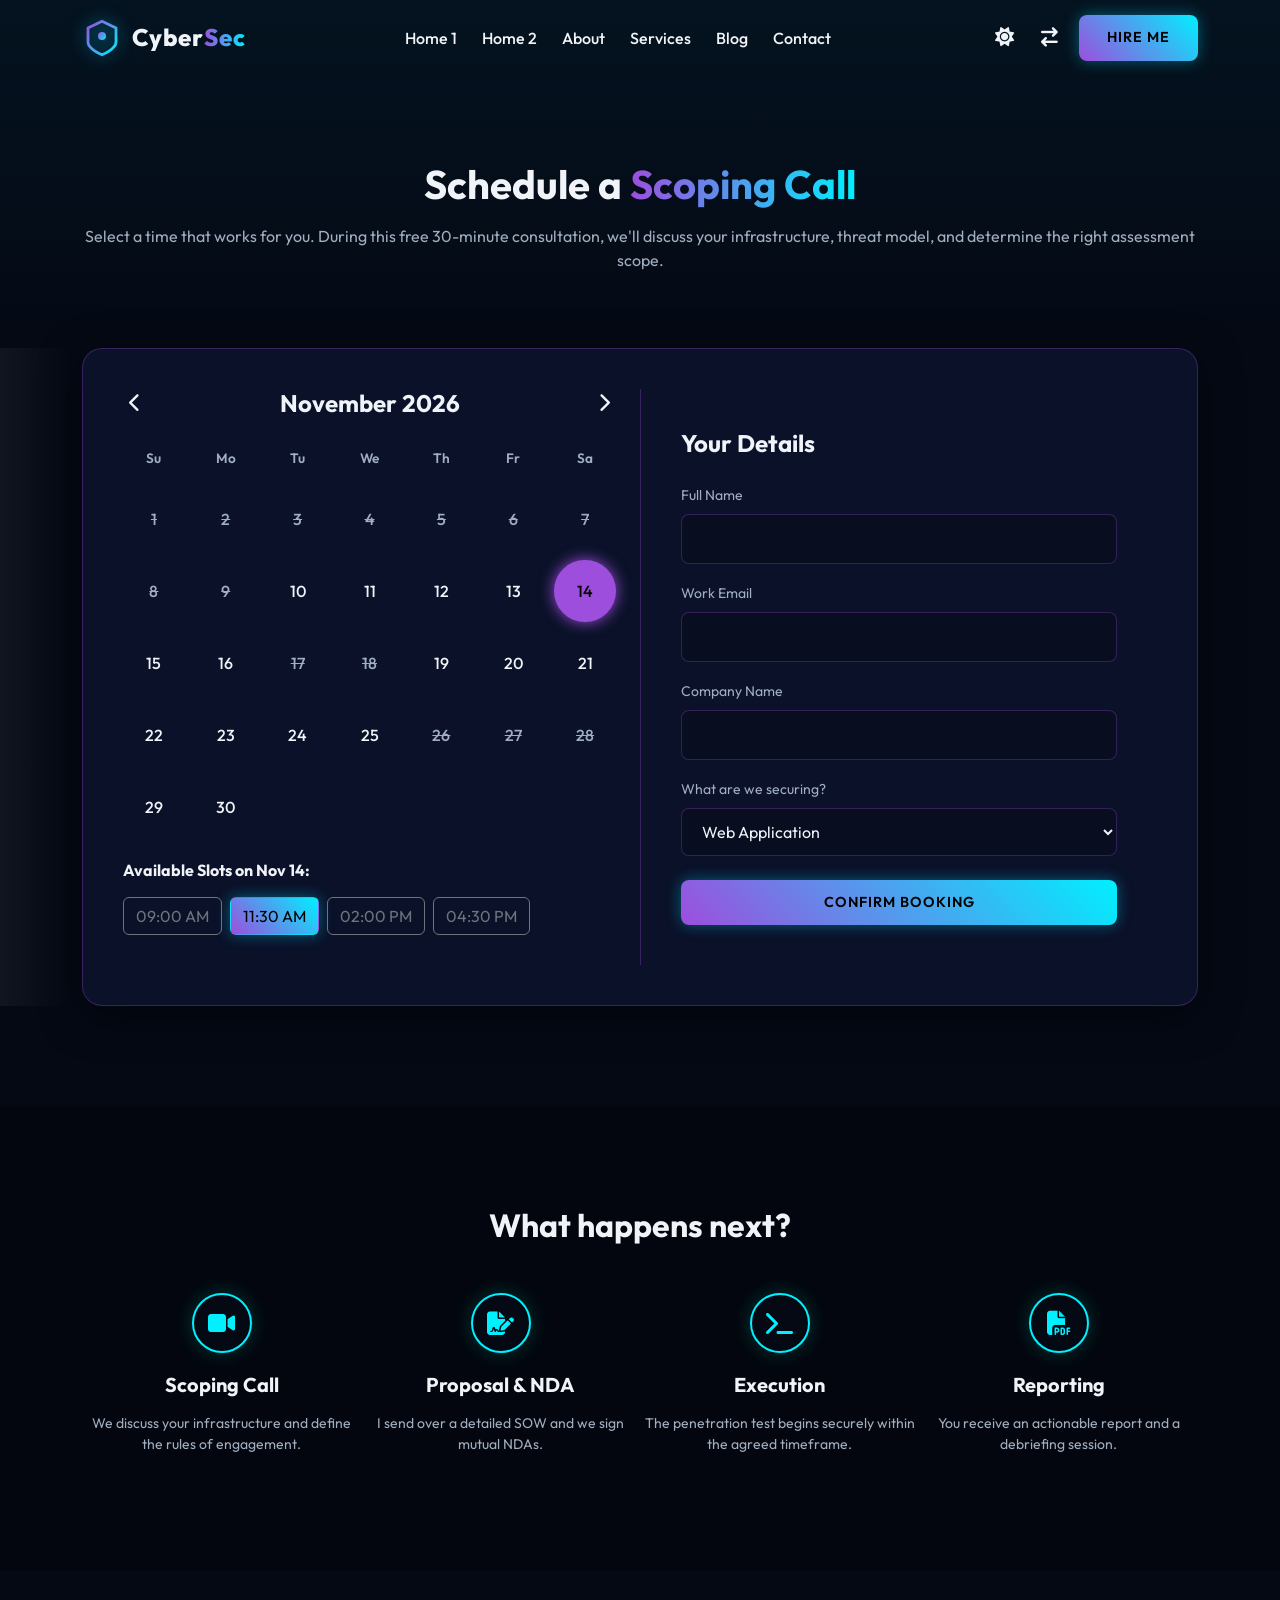
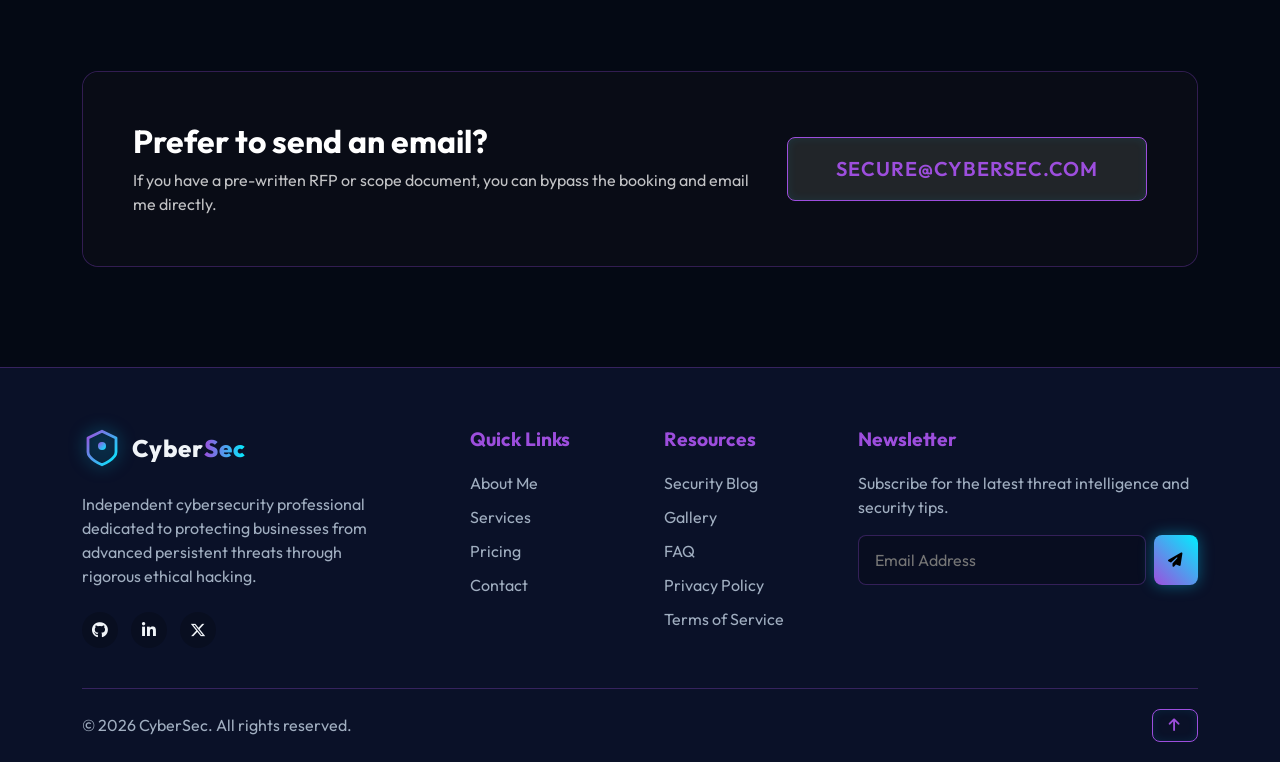
<file: booking.html>
﻿<!DOCTYPE html>
<html lang="en" dir="ltr" data-theme="dark">
<head>
  <meta charset="UTF-8">
  <meta name="viewport" content="width=device-width, initial-scale=1.0">
  <title>Freelance Penetration Tester | Book an Audit</title>
  <link rel="icon" type="image/svg+xml" href="favicon.svg">
  
  <link rel="preconnect" href="https://fonts.googleapis.com">
  <link rel="preconnect" href="https://fonts.gstatic.com" crossorigin>
  <link href="https://fonts.googleapis.com/css2?family=Outfit:wght@300;400;500;600;700;800&display=swap" rel="stylesheet">
  <link rel="stylesheet" href="https://cdnjs.cloudflare.com/ajax/libs/font-awesome/6.5.1/css/all.min.css">
  <link href="https://cdn.jsdelivr.net/npm/bootstrap@5.3.0/dist/css/bootstrap.min.css" rel="stylesheet">
  
  <link rel="stylesheet" href="css/style.css">
  <link rel="stylesheet" href="css/components.css">
  <link rel="stylesheet" href="css/animations.css">
  <link rel="stylesheet" href="css/layout.css">
  
  <style>
    /* Booking Specific Styles */
    
    /* 1. Header Block */
    .booking-hero {
      padding: 160px 0 60px;
      text-align: center;
      background: linear-gradient(180deg, rgba(0, 210, 255, 0.05), transparent);
    }
    
    /* 2. Calendar UI Simulation */
    .calendar-container {
      background: var(--surface-color);
      border: 1px solid var(--border-color);
      border-radius: 20px;
      padding: 40px;
      box-shadow: 0 10px 40px rgba(0,0,0,0.5);
    }
    
    .calendar-header {
      display: flex;
      justify-content: space-between;
      align-items: center;
      margin-bottom: 30px;
    }
    
    .days-grid {
      display: grid;
      grid-template-columns: repeat(7, 1fr);
      gap: 10px;
      text-align: center;
    }
    
    .day-name {
      font-size: 0.85rem;
      color: var(--text-muted);
      font-weight: 600;
      margin-bottom: 10px;
    }
    
    .day-cell {
      aspect-ratio: 1;
      display: flex;
      align-items: center;
      justify-content: center;
      border-radius: 50%;
      cursor: pointer;
      font-weight: 500;
      transition: all 0.2s ease;
    }
    
    .day-cell:hover:not(.disabled) {
      background: rgba(0, 210, 255, 0.2);
    }
    
    .day-cell.active {
        background-color: var(--color-primary) !important;
        color: #000 !important;
        box-shadow: 0 0 15px var(--color-primary);
      }
    
    .day-cell.disabled {
        color: var(--text-muted);
        cursor: not-allowed;
        text-decoration: line-through;
      }
    
    /* 3. Booking Form */
    .booking-form {
      background: var(--surface-color);
      border-left: 1px solid var(--border-color);
      padding: 40px;
      height: 100%;
    }
    
    @media(max-width: 991px) {
      .booking-form { border-left: none; border-top: 1px solid var(--border-color); }
    }
    
    /* 4. Process Flow (Horizontal) */
    .flow-wrapper {
      display: flex;
      justify-content: space-between;
      align-items: flex-start;
      position: relative;
    }
    
    .flow-wrapper::before {
      content: '';
      position: absolute;
      top: 30px;
      left: 5%;
      right: 5%;
      height: 2px;
      background: dashed 2px var(--border-color);
      z-index: 0;
    }
    
    .flow-step {
      text-align: center;
      position: relative;
      z-index: 1;
      width: 25%;
    }
    
    .flow-icon {
      width: 60px;
      height: 60px;
      background: var(--bg-color);
      border: 2px solid var(--color-secondary);
      border-radius: 50%;
      display: flex;
      align-items: center;
      justify-content: center;
      margin: 0 auto 20px;
      font-size: 1.5rem;
      color: var(--color-secondary);
      box-shadow: 0 0 20px rgba(0, 255, 204, 0.2);
    }
    
    @media(max-width: 768px) {
      .flow-wrapper { flex-direction: column; gap: 40px; }
      .flow-wrapper::before { display: none; }
      .flow-step { width: 100%; }
    }
    
    /* 5. Alternative Contact Card */
    .alt-contact-card {
      display: flex;
      align-items: center;
      justify-content: center;
      gap: 30px;
      padding: 50px;
      border: 1px solid var(--border-color);
      border-radius: 16px;
      background: url('https://loremflickr.com/1920/400/network,dark?lock=85') center/cover;
      position: relative;
    }
    
    .alt-contact-card::before {
      content: '';
      position: absolute;
      top: 0; left: 0; width: 100%; height: 100%;
      background: rgba(10,14,23,0.85);
      border-radius: 16px;
    }
  </style>
</head>
<body>

  <!-- Header -->
  <header class="cyber-header">
    <div class="container d-flex justify-content-between align-items-center">
      <div class="logo-container">
        <!-- SVG Logo -->
        <svg class="logo-icon" viewBox="0 0 100 100" xmlns="http://www.w3.org/2000/svg">
            <defs>
              <linearGradient id="logoGrad" x1="0%" y1="0%" x2="100%" y2="100%">
                <stop offset="0%" stop-color="var(--color-primary)" />
                <stop offset="100%" stop-color="var(--color-secondary)" />
              </linearGradient>
            </defs>
            <path d="M50 8 L85 25 L85 60 C85 78 50 92 50 92 C50 92 15 78 15 60 L15 25 Z" fill="none" stroke="url(#logoGrad)" stroke-width="7" stroke-linejoin="round"/>
            <circle cx="50" cy="45" r="10" fill="url(#logoGrad)"/>
            <path d="M50 55 L50 75" stroke="url(#logoGrad)" stroke-width="6" stroke-linecap="round"/>
            <path d="M25 45 L38 45" stroke="url(#logoGrad)" stroke-width="5" stroke-linecap="round"/>
            <path d="M75 45 L62 45" stroke="url(#logoGrad)" stroke-width="5" stroke-linecap="round"/>
          </svg>
        <h1 class="logo-text">Cyber<span class="text-gradient">Sec</span></h1>
      </div>
      
      <nav class="desktop-nav">
        <a href="index.html" class="nav-link-cyber">Home 1</a>
        <a href="home-2.html" class="nav-link-cyber">Home 2</a>
        <a href="about.html" class="nav-link-cyber">About</a>
        <a href="services.html" class="nav-link-cyber">Services</a>
        <a href="blog.html" class="nav-link-cyber">Blog</a>
        <a href="contact.html" class="nav-link-cyber">Contact</a>
      </nav>
      
      <div class="header-controls">
        <button id="theme-toggle" class="icon-btn theme-toggle d-none d-lg-flex" aria-label="Toggle Theme"><i class="fas fa-sun"></i></button>
        <button id="rtl-toggle" class="icon-btn rtl-toggle d-none d-lg-flex" aria-label="Toggle RTL"><i class="fas fa-arrow-right-arrow-left"></i></button>
        <a href="booking.html" class="btn-cyber btn-cyber-primary d-none d-lg-inline-flex">Hire Me</a>
        
        <button id="mobile-toggle" class="mobile-toggle" aria-label="Menu">
          <span></span><span></span><span></span>
        </button>
      </div>
    </div>
  </header>

  <!-- Mobile Menu -->
  <div id="mobile-menu" class="mobile-menu">
    <nav class="mobile-nav">
      <a href="index.html" class="nav-link-cyber">Home 1</a>
      <a href="home-2.html" class="nav-link-cyber">Home 2</a>
      <a href="about.html" class="nav-link-cyber">About</a>
      <a href="services.html" class="nav-link-cyber">Services</a>
      <a href="blog.html" class="nav-link-cyber">Blog</a>
      <a href="contact.html" class="nav-link-cyber">Contact</a>
            <div class="d-flex gap-3 mt-4 justify-content-center align-items-center">
        <button class="icon-btn theme-toggle" aria-label="Toggle Theme"><i class="fas fa-sun"></i></button>
        <button class="icon-btn rtl-toggle" aria-label="Toggle RTL"><i class="fas fa-arrow-right-arrow-left"></i></button>
        <a href="booking.html" class="btn-cyber btn-cyber-primary">Hire Me</a>
      </div>
    </nav>
  </div>

  <!-- Section 1: Hero -->
  <section class="booking-hero reveal-fade-up">
    <div class="container">
      <h1 class="fs-1 mb-3">Schedule a <span class="text-gradient">Scoping Call</span></h1>
      <p class="text-muted max-w-700 mx-auto">Select a time that works for you. During this free 30-minute consultation, we'll discuss your infrastructure, threat model, and determine the right assessment scope.</p>
    </div>
  </section>

  <!-- Section 2 & 3: Interactive Calendar + Form Layout -->
  <section class="section-padding pt-0">
    <div class="container reveal-scale delay-100">
      <div class="row g-0 calendar-container">
        <!-- Calendar Side -->
        <div class="col-lg-6 pe-lg-4">
          <div class="calendar-header">
            <button class="icon-btn"><i class="fas fa-chevron-left"></i></button>
            <h4 class="m-0">November 2026</h4>
            <button class="icon-btn"><i class="fas fa-chevron-right"></i></button>
          </div>
          
          <div class="days-grid">
            <div class="day-name">Su</div><div class="day-name">Mo</div><div class="day-name">Tu</div>
            <div class="day-name">We</div><div class="day-name">Th</div><div class="day-name">Fr</div><div class="day-name">Sa</div>
            
            <div class="day-cell disabled">1</div><div class="day-cell disabled">2</div><div class="day-cell disabled">3</div>
            <div class="day-cell disabled">4</div><div class="day-cell disabled">5</div><div class="day-cell disabled">6</div>
            <div class="day-cell disabled">7</div><div class="day-cell disabled">8</div><div class="day-cell disabled">9</div>
            <div class="day-cell">10</div><div class="day-cell">11</div><div class="day-cell">12</div>
            <div class="day-cell">13</div><div class="day-cell active">14</div><div class="day-cell">15</div>
            <div class="day-cell">16</div><div class="day-cell disabled">17</div><div class="day-cell disabled">18</div>
            <div class="day-cell">19</div><div class="day-cell">20</div><div class="day-cell">21</div>
            <div class="day-cell">22</div><div class="day-cell">23</div><div class="day-cell">24</div>
            <div class="day-cell">25</div><div class="day-cell disabled">26</div><div class="day-cell disabled">27</div>
            <div class="day-cell disabled">28</div><div class="day-cell">29</div><div class="day-cell">30</div>
          </div>
          
          <div class="mt-4">
            <h5 class="fs-6 mb-3">Available Slots on Nov 14:</h5>
            <div class="d-flex gap-2 flex-wrap">
              <button class="btn btn-outline-secondary">09:00 AM</button>
              <button class="btn btn-cyber-primary text-dark">11:30 AM</button>
              <button class="btn btn-outline-secondary">02:00 PM</button>
              <button class="btn btn-outline-secondary">04:30 PM</button>
            </div>
          </div>
        </div>
        
        <!-- Form Side -->
        <div class="col-lg-6">
          <form class="booking-form">
            <h4 class="mb-4">Your Details</h4>
            
            <div class="mb-3">
              <label class="form-label text-muted small">Full Name</label>
              <input type="text" class="cyber-input" required>
            </div>
            
            <div class="mb-3">
              <label class="form-label text-muted small">Work Email</label>
              <input type="email" class="cyber-input" required>
            </div>
            
            <div class="mb-3">
              <label class="form-label text-muted small">Company Name</label>
              <input type="text" class="cyber-input">
            </div>
            
            <div class="mb-4">
              <label class="form-label text-muted small">What are we securing?</label>
              <select class="cyber-input">
                <option>Web Application</option>
                <option>Mobile Application</option>
                <option>Cloud Infrastructure</option>
                <option>Internal Network</option>
                <option>Undecided / Need Advice</option>
              </select>
            </div>
            
            <button type="submit" class="btn-cyber btn-cyber-primary w-100">Confirm Booking</button>
          </form>
        </div>
      </div>
    </div>
  </section>

  <!-- Section 4: Process Flow -->
  <section class="section-padding" style="background: var(--section-alt-bg);">
    <div class="container">
      <h2 class="fs-2 text-center mb-5 reveal-blur">What happens next?</h2>
      
      <div class="flow-wrapper reveal-slide-right delay-200">
        
        <div class="flow-step">
          <div class="flow-icon"><i class="fas fa-video"></i></div>
          <h5>Scoping Call</h5>
          <p class="text-muted small">We discuss your infrastructure and define the rules of engagement.</p>
        </div>
        
        <div class="flow-step">
          <div class="flow-icon"><i class="fas fa-file-signature"></i></div>
          <h5>Proposal & NDA</h5>
          <p class="text-muted small">I send over a detailed SOW and we sign mutual NDAs.</p>
        </div>
        
        <div class="flow-step">
          <div class="flow-icon"><i class="fas fa-terminal"></i></div>
          <h5>Execution</h5>
          <p class="text-muted small">The penetration test begins securely within the agreed timeframe.</p>
        </div>
        
        <div class="flow-step">
          <div class="flow-icon"><i class="fas fa-file-pdf"></i></div>
          <h5>Reporting</h5>
          <p class="text-muted small">You receive an actionable report and a debriefing session.</p>
        </div>
        
      </div>
    </div>
  </section>

  <!-- Section 5: Alternative Contact -->
  <section class="section-padding">
    <div class="container reveal-fade-up">
      <div class="alt-contact-card text-center text-md-start">
        <div class="position-relative z-1">
          <h2 class="text-white mb-2">Prefer to send an email?</h2>
          <p class="text-white opacity-75 m-0">If you have a pre-written RFP or scope document, you can bypass the booking and email me directly.</p>
        </div>
        <div class="position-relative z-1 text-center">
          <a href="mailto:secure@cybersec.com" class="btn-cyber btn-cyber-outline fs-5 px-5 py-3 bg-dark">secure@cybersec.com</a>
        </div>
      </div>
    </div>
  </section>

  <!-- Footer -->
  <footer class="cyber-footer">
    <div class="container">
      <div class="row g-5">
        <div class="col-lg-4">
          <div class="logo-container mb-4">
            <svg class="logo-icon" viewBox="0 0 100 100" xmlns="http://www.w3.org/2000/svg">
            <defs>
              <linearGradient id="logoGrad" x1="0%" y1="0%" x2="100%" y2="100%">
                <stop offset="0%" stop-color="var(--color-primary)" />
                <stop offset="100%" stop-color="var(--color-secondary)" />
              </linearGradient>
            </defs>
            <path d="M50 8 L85 25 L85 60 C85 78 50 92 50 92 C50 92 15 78 15 60 L15 25 Z" fill="none" stroke="url(#logoGrad)" stroke-width="7" stroke-linejoin="round"/>
            <circle cx="50" cy="45" r="10" fill="url(#logoGrad)"/>
            <path d="M50 55 L50 75" stroke="url(#logoGrad)" stroke-width="6" stroke-linecap="round"/>
            <path d="M25 45 L38 45" stroke="url(#logoGrad)" stroke-width="5" stroke-linecap="round"/>
            <path d="M75 45 L62 45" stroke="url(#logoGrad)" stroke-width="5" stroke-linecap="round"/>
          </svg>
            <h2 class="logo-text">Cyber<span class="text-gradient">Sec</span></h2>
          </div>
          <p class="text-muted pe-md-5">Independent cybersecurity professional dedicated to protecting businesses from advanced persistent threats through rigorous ethical hacking.</p>
          <div class="social-icons mt-4">
            <a href="#"><i class="fab fa-github"></i></a>
            <a href="#"><i class="fab fa-linkedin-in"></i></a>
            <a href="#"><i class="fab fa-x-twitter"></i></a>
          </div>
        </div>
        <div class="col-lg-2 col-md-4">
          <h4 class="footer-heading">Quick Links</h4>
          <ul class="footer-links">
            <li><a href="about.html">About Me</a></li>
            <li><a href="services.html">Services</a></li>
            <li><a href="pricing.html">Pricing</a></li>
            <li><a href="contact.html">Contact</a></li>
          </ul>
        </div>
        <div class="col-lg-2 col-md-4">
          <h4 class="footer-heading">Resources</h4>
          <ul class="footer-links">
            <li><a href="blog.html">Security Blog</a></li>
            <li><a href="gallery.html">Gallery</a></li>
            <li><a href="faq.html">FAQ</a></li>
            <li><a href="#">Privacy Policy</a></li>
            <li><a href="#">Terms of Service</a></li>
          </ul>
        </div>
        <div class="col-lg-4 col-md-4">
          <h4 class="footer-heading">Newsletter</h4>
          <p class="text-muted mb-3">Subscribe for the latest threat intelligence and security tips.</p>
          <form class="d-flex gap-2">
            <input type="email" class="cyber-input" placeholder="Email Address">
            <button type="submit" class="btn-cyber btn-cyber-primary px-3"><i class="fas fa-paper-plane"></i></button>
          </form>
        </div>
      </div>
      
      <div class="footer-bottom">
        <p class="text-muted mb-0">&copy; 2026 CyberSec. All rights reserved.</p>
        <a href="#" class="btn-cyber btn-cyber-outline py-2 px-3" aria-label="Back to Top" onclick="window.scrollTo({top:0, behavior:'smooth'}); return false;">
          <i class="fas fa-arrow-up"></i>
        </a>
      </div>
    </div>
  </footer>

  <script src="https://cdn.jsdelivr.net/npm/bootstrap@5.3.0/dist/js/bootstrap.bundle.min.js"></script>
  <script src="js/main.js"></script>
</body>
</html>
</file>
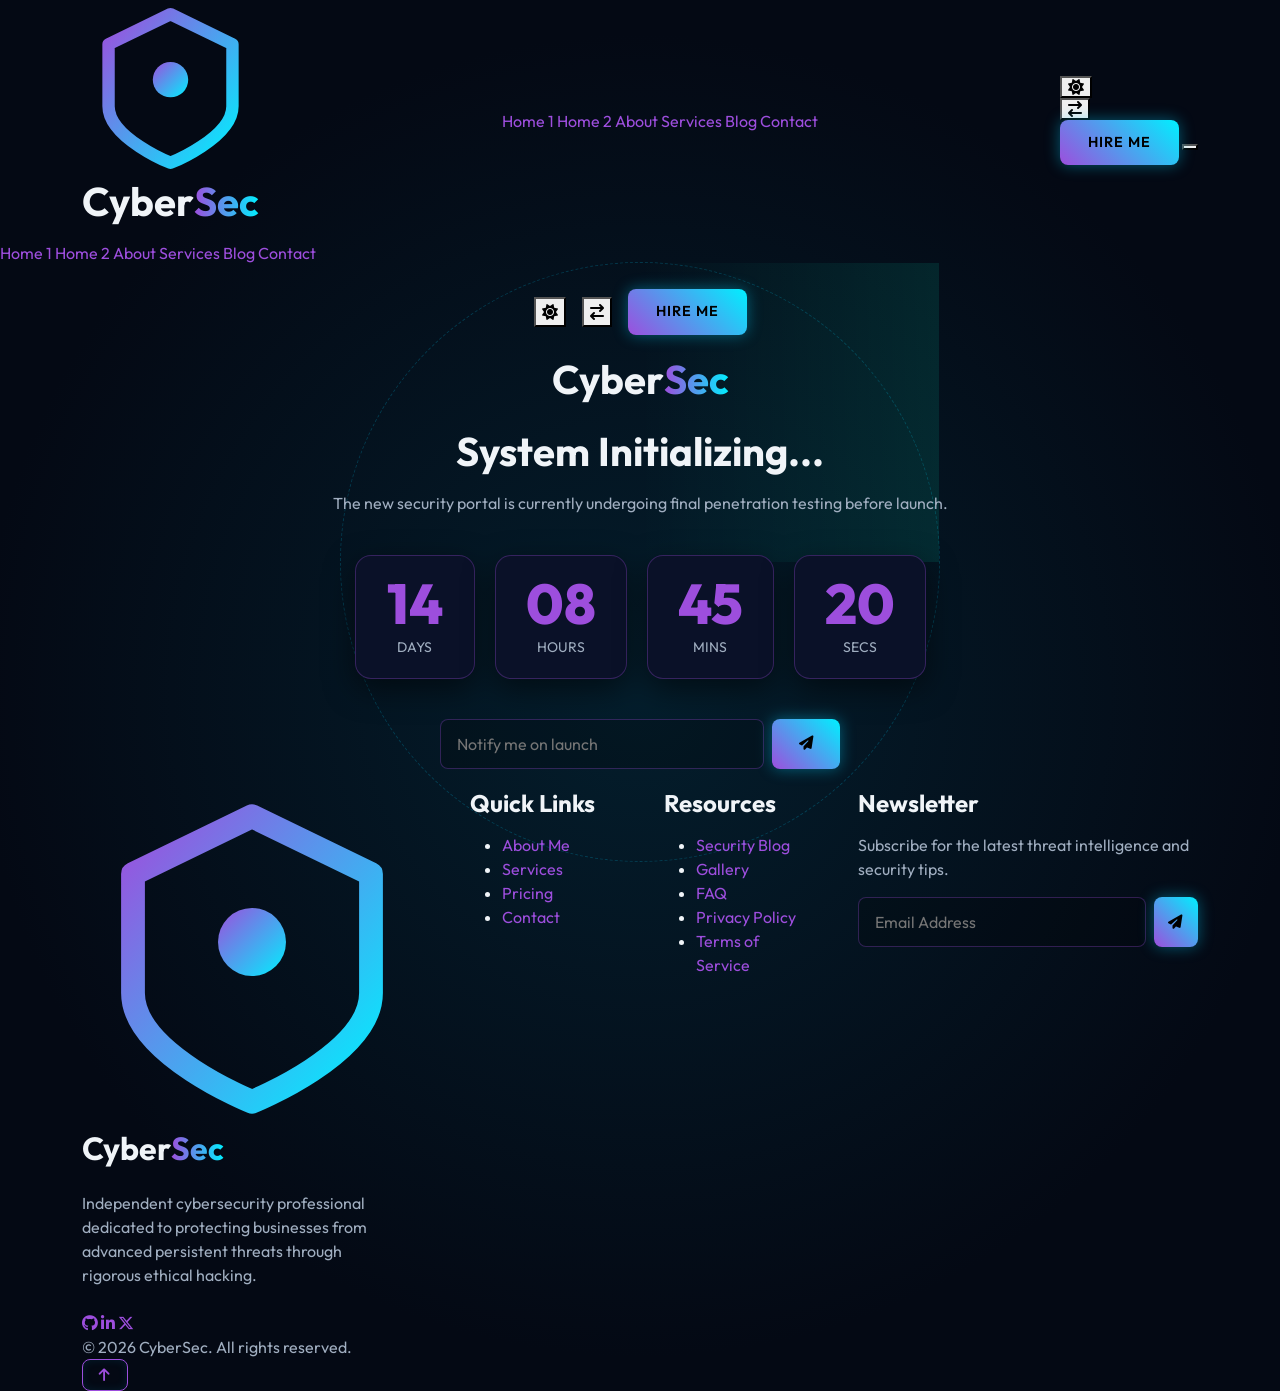
<file: coming-soon.html>
﻿<!DOCTYPE html>
<html lang="en" dir="ltr" data-theme="dark">
<head>
  <meta charset="UTF-8">
  <meta name="viewport" content="width=device-width, initial-scale=1.0">
  <title>Coming Soon | CyberSec</title>
  <link rel="icon" type="image/svg+xml" href="favicon.svg">
  
  <link rel="preconnect" href="https://fonts.googleapis.com">
  <link rel="preconnect" href="https://fonts.gstatic.com" crossorigin>
  <link href="https://fonts.googleapis.com/css2?family=Outfit:wght@300;400;500;600;700;800&display=swap" rel="stylesheet">
  <link rel="stylesheet" href="https://cdnjs.cloudflare.com/ajax/libs/font-awesome/6.5.1/css/all.min.css">
  <link href="https://cdn.jsdelivr.net/npm/bootstrap@5.3.0/dist/css/bootstrap.min.css" rel="stylesheet">
  
  <link rel="stylesheet" href="css/style.css">
  <link rel="stylesheet" href="css/components.css">
  <link rel="stylesheet" href="css/animations.css">
  
  <style>
    body {
      display: flex;
      flex-direction: column;
      min-height: 100vh;
      background: radial-gradient(circle at center, rgba(0, 210, 255, 0.1) 0%, var(--bg-color) 70%);
      overflow: hidden;
    }
    
    .countdown-container {
      text-align: center;
      padding: 20px;
      position: relative;
      z-index: 1;
    }
    
    .timer-grid {
      display: flex;
      gap: 20px;
      justify-content: center;
      margin: 40px 0;
    }
    
    @media(max-width: 576px) {
      .timer-grid { gap: 10px; }
    }
    
    .time-box {
      background: var(--surface-color);
      border: 1px solid var(--border-color);
      padding: 20px 30px;
      border-radius: 16px;
      min-width: 120px;
      box-shadow: 0 10px 30px rgba(0,0,0,0.5);
    }
    
    @media(max-width: 576px) {
      .time-box { padding: 15px; min-width: 80px; }
    }
    
    .time-num {
      font-size: 3.5rem;
      font-weight: 800;
      color: var(--color-primary);
      line-height: 1;
      margin-bottom: 5px;
    }
    
    @media(max-width: 576px) {
      .time-num { font-size: 2rem; }
    }
    
    .radar {
      position: absolute;
      top: 50%; left: 50%;
      transform: translate(-50%, -50%);
      width: 600px; height: 600px;
      border-radius: 50%;
      border: 1px dashed rgba(0, 210, 255, 0.2);
      z-index: 0;
      pointer-events: none;
    }
    
    .radar::after {
      content: '';
      position: absolute;
      top: 0; left: 50%;
      width: 50%; height: 50%;
      background: linear-gradient(90deg, transparent, rgba(0, 255, 204, 0.1));
      transform-origin: bottom left;
      animation: scan 4s linear infinite;
    }
    
    @keyframes scan {
      0% { transform: rotate(0deg); }
      100% { transform: rotate(360deg); }
    }
  </style>
</head>
<body>

  <!-- Header -->
  <header class="cyber-header">
    <div class="container d-flex justify-content-between align-items-center">
      <div class="logo-container">
        <!-- SVG Logo -->
        <svg class="logo-icon" viewBox="0 0 100 100" xmlns="http://www.w3.org/2000/svg">
            <defs>
              <linearGradient id="logoGrad" x1="0%" y1="0%" x2="100%" y2="100%">
                <stop offset="0%" stop-color="var(--color-primary)" />
                <stop offset="100%" stop-color="var(--color-secondary)" />
              </linearGradient>
            </defs>
            <path d="M50 8 L85 25 L85 60 C85 78 50 92 50 92 C50 92 15 78 15 60 L15 25 Z" fill="none" stroke="url(#logoGrad)" stroke-width="7" stroke-linejoin="round"/>
            <circle cx="50" cy="45" r="10" fill="url(#logoGrad)"/>
            <path d="M50 55 L50 75" stroke="url(#logoGrad)" stroke-width="6" stroke-linecap="round"/>
            <path d="M25 45 L38 45" stroke="url(#logoGrad)" stroke-width="5" stroke-linecap="round"/>
            <path d="M75 45 L62 45" stroke="url(#logoGrad)" stroke-width="5" stroke-linecap="round"/>
          </svg>
        <h1 class="logo-text">Cyber<span class="text-gradient">Sec</span></h1>
      </div>
      
      <nav class="desktop-nav">
        <a href="index.html" class="nav-link-cyber">Home 1</a>
        <a href="home-2.html" class="nav-link-cyber">Home 2</a>
        <a href="about.html" class="nav-link-cyber">About</a>
        <a href="services.html" class="nav-link-cyber">Services</a>
        <a href="blog.html" class="nav-link-cyber">Blog</a>
        <a href="contact.html" class="nav-link-cyber">Contact</a>
      </nav>
      
      <div class="header-controls">
        <button id="theme-toggle" class="icon-btn theme-toggle d-none d-lg-flex" aria-label="Toggle Theme"><i class="fas fa-sun"></i></button>
        <button id="rtl-toggle" class="icon-btn rtl-toggle d-none d-lg-flex" aria-label="Toggle RTL"><i class="fas fa-arrow-right-arrow-left"></i></button>
        <a href="booking.html" class="btn-cyber btn-cyber-primary d-none d-lg-inline-flex">Hire Me</a>
        
        <button id="mobile-toggle" class="mobile-toggle" aria-label="Menu">
          <span></span><span></span><span></span>
        </button>
      </div>
    </div>
  </header>

  <!-- Mobile Menu -->
  <div id="mobile-menu" class="mobile-menu">
    <nav class="mobile-nav">
      <a href="index.html" class="nav-link-cyber">Home 1</a>
      <a href="home-2.html" class="nav-link-cyber">Home 2</a>
      <a href="about.html" class="nav-link-cyber">About</a>
      <a href="services.html" class="nav-link-cyber">Services</a>
      <a href="blog.html" class="nav-link-cyber">Blog</a>
      <a href="contact.html" class="nav-link-cyber">Contact</a>
            <div class="d-flex gap-3 mt-4 justify-content-center align-items-center">
        <button class="icon-btn theme-toggle" aria-label="Toggle Theme"><i class="fas fa-sun"></i></button>
        <button class="icon-btn rtl-toggle" aria-label="Toggle RTL"><i class="fas fa-arrow-right-arrow-left"></i></button>
        <a href="booking.html" class="btn-cyber btn-cyber-primary">Hire Me</a>
      </div>
    </nav>
  </div>

  <main style="flex: 1; display: flex; flex-direction: column; align-items: center; justify-content: center; position: relative; width: 100%;">
    <div class="radar"></div>

    <div class="countdown-container reveal-blur">
      <div class="mb-4">
        <h1 class="logo-text">Cyber<span class="text-gradient">Sec</span></h1>
      </div>
      <h2 class="fs-1 mb-3">System Initializing...</h2>
      <p class="text-muted max-w-700 mx-auto">The new security portal is currently undergoing final penetration testing before launch.</p>
      
      <div class="timer-grid">
        <div class="time-box">
          <div class="time-num">14</div>
          <div class="text-muted small">DAYS</div>
        </div>
        <div class="time-box">
          <div class="time-num">08</div>
          <div class="text-muted small">HOURS</div>
        </div>
        <div class="time-box">
          <div class="time-num">45</div>
          <div class="text-muted small">MINS</div>
        </div>
        <div class="time-box">
          <div class="time-num">20</div>
          <div class="text-muted small">SECS</div>
        </div>
      </div>
      
      <div class="d-flex gap-2 justify-content-center" style="max-width:400px; margin: 0 auto;">
        <input type="email" class="cyber-input" placeholder="Notify me on launch">
        <button class="btn-cyber btn-cyber-primary"><i class="fas fa-paper-plane"></i></button>
      </div>
    </div>
  </main>

  <!-- Footer -->
  <footer class="cyber-footer">
    <div class="container">
      <div class="row g-5">
        <div class="col-lg-4">
          <div class="logo-container mb-4">
            <svg class="logo-icon" viewBox="0 0 100 100" xmlns="http://www.w3.org/2000/svg">
            <defs>
              <linearGradient id="logoGrad" x1="0%" y1="0%" x2="100%" y2="100%">
                <stop offset="0%" stop-color="var(--color-primary)" />
                <stop offset="100%" stop-color="var(--color-secondary)" />
              </linearGradient>
            </defs>
            <path d="M50 8 L85 25 L85 60 C85 78 50 92 50 92 C50 92 15 78 15 60 L15 25 Z" fill="none" stroke="url(#logoGrad)" stroke-width="7" stroke-linejoin="round"/>
            <circle cx="50" cy="45" r="10" fill="url(#logoGrad)"/>
            <path d="M50 55 L50 75" stroke="url(#logoGrad)" stroke-width="6" stroke-linecap="round"/>
            <path d="M25 45 L38 45" stroke="url(#logoGrad)" stroke-width="5" stroke-linecap="round"/>
            <path d="M75 45 L62 45" stroke="url(#logoGrad)" stroke-width="5" stroke-linecap="round"/>
          </svg>
            <h2 class="logo-text">Cyber<span class="text-gradient">Sec</span></h2>
          </div>
          <p class="text-muted pe-md-5">Independent cybersecurity professional dedicated to protecting businesses from advanced persistent threats through rigorous ethical hacking.</p>
          <div class="social-icons mt-4">
            <a href="#"><i class="fab fa-github"></i></a>
            <a href="#"><i class="fab fa-linkedin-in"></i></a>
            <a href="#"><i class="fab fa-x-twitter"></i></a>
          </div>
        </div>
        <div class="col-lg-2 col-md-4">
          <h4 class="footer-heading">Quick Links</h4>
          <ul class="footer-links">
            <li><a href="about.html">About Me</a></li>
            <li><a href="services.html">Services</a></li>
            <li><a href="pricing.html">Pricing</a></li>
            <li><a href="contact.html">Contact</a></li>
          </ul>
        </div>
        <div class="col-lg-2 col-md-4">
          <h4 class="footer-heading">Resources</h4>
          <ul class="footer-links">
            <li><a href="blog.html">Security Blog</a></li>
            <li><a href="gallery.html">Gallery</a></li>
            <li><a href="faq.html">FAQ</a></li>
            <li><a href="#">Privacy Policy</a></li>
            <li><a href="#">Terms of Service</a></li>
          </ul>
        </div>
        <div class="col-lg-4 col-md-4">
          <h4 class="footer-heading">Newsletter</h4>
          <p class="text-muted mb-3">Subscribe for the latest threat intelligence and security tips.</p>
          <form class="d-flex gap-2">
            <input type="email" class="cyber-input" placeholder="Email Address">
            <button type="submit" class="btn-cyber btn-cyber-primary px-3"><i class="fas fa-paper-plane"></i></button>
          </form>
        </div>
      </div>
      
      <div class="footer-bottom">
        <p class="text-muted mb-0">&copy; 2026 CyberSec. All rights reserved.</p>
        <a href="#" class="btn-cyber btn-cyber-outline py-2 px-3" aria-label="Back to Top" onclick="window.scrollTo({top:0, behavior:'smooth'}); return false;">
          <i class="fas fa-arrow-up"></i>
        </a>
      </div>
    </div>
  </footer>

  <script src="js/main.js"></script>
</body>
</html>
</file>
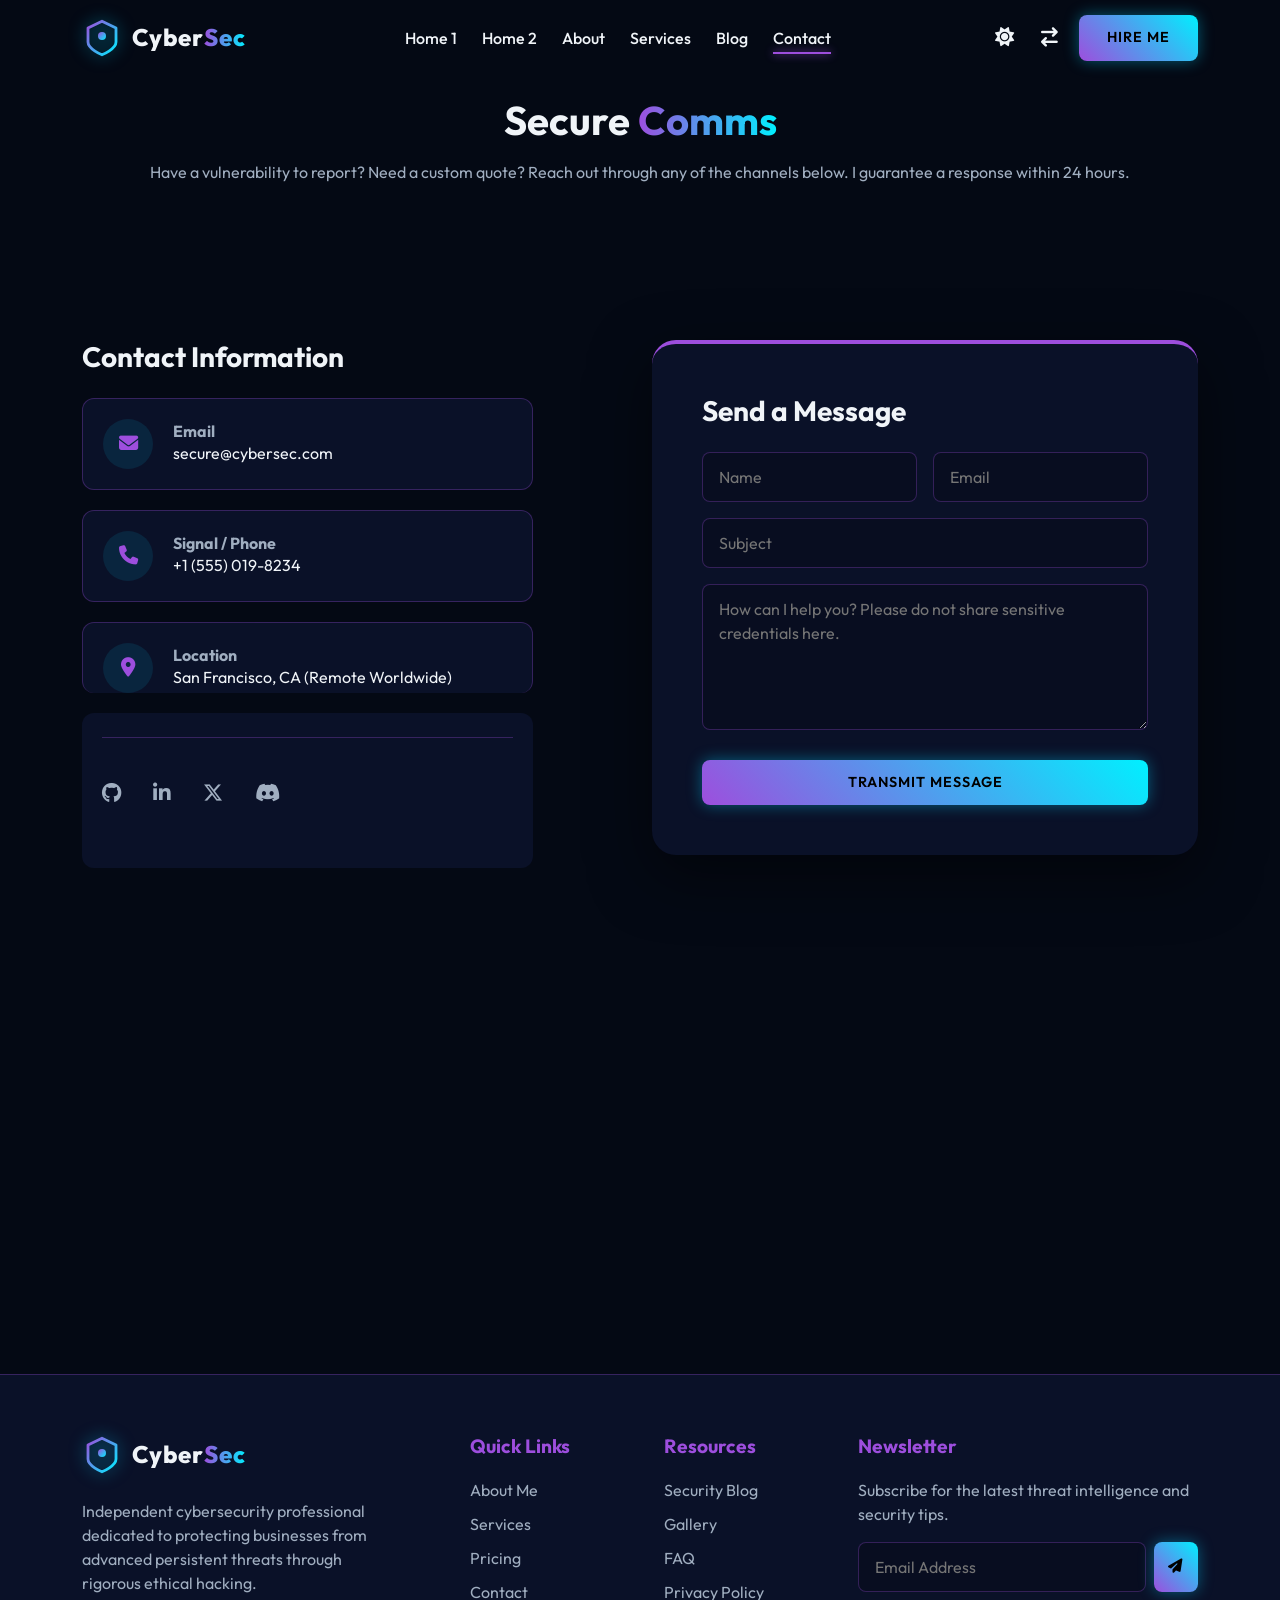
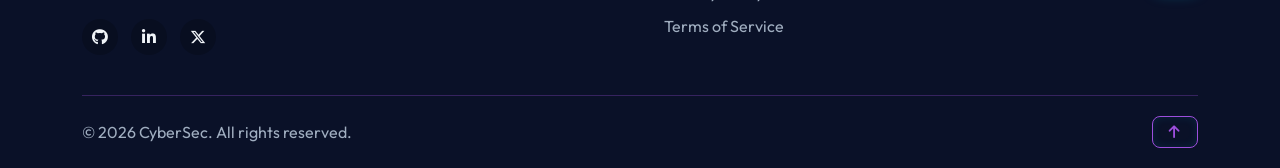
<file: contact.html>
<!DOCTYPE html>
<html lang="en" dir="ltr" data-theme="dark">
<head>
  <meta charset="UTF-8">
  <meta name="viewport" content="width=device-width, initial-scale=1.0">
  <title>Freelance Penetration Tester | Contact</title>
  <link rel="icon" type="image/svg+xml" href="favicon.svg">
  
  <link rel="preconnect" href="https://fonts.googleapis.com">
  <link rel="preconnect" href="https://fonts.gstatic.com" crossorigin>
  <link href="https://fonts.googleapis.com/css2?family=Outfit:wght@300;400;500;600;700;800&display=swap" rel="stylesheet">
  <link rel="stylesheet" href="https://cdnjs.cloudflare.com/ajax/libs/font-awesome/6.5.1/css/all.min.css">
  <link href="https://cdn.jsdelivr.net/npm/bootstrap@5.3.0/dist/css/bootstrap.min.css" rel="stylesheet">
  
  <link rel="stylesheet" href="css/style.css">
  <link rel="stylesheet" href="css/components.css">
  <link rel="stylesheet" href="css/animations.css">
  <link rel="stylesheet" href="css/layout.css">
  
  <style>
    /* Contact Specific Styles */
    
    /* 1. Left-Aligned Minimal Hero */
    .contact-hero {
      padding: 180px 0 60px;
    }
    
    /* 2. Contact Info Cards (Vertical) */
    .contact-info-list {
      display: flex;
      flex-direction: column;
      gap: 20px;
    }
    
    .info-item {
      display: flex;
      align-items: center;
      gap: 20px;
      background: var(--surface-color);
      border: 1px solid var(--border-color);
      padding: 20px;
      border-radius: 12px;
      transition: all 0.3s ease;
    }
    
    .info-item:hover {
      border-color: var(--color-primary);
      transform: translateX(10px);
    }
    
    .info-icon {
      width: 50px;
      height: 50px;
      background: rgba(0, 210, 255, 0.1);
      color: var(--color-primary);
      border-radius: 50%;
      display: flex;
      align-items: center;
      justify-content: center;
      font-size: 1.2rem;
      flex-shrink: 0;
    }
    
    /* 3. Floating Contact Form */
    .contact-form-card {
      background: var(--surface-color);
      border-radius: 24px;
      padding: 50px;
      box-shadow: 0 20px 60px rgba(0,0,0,0.5);
      border-top: 4px solid var(--color-primary);
    }
    
    /* 4. Map / Encryption Info Layout */
    .pgp-block {
      background: #0d1117;
      border: 1px solid var(--border-color);
      padding: 30px;
      border-radius: 12px;
      font-family: monospace;
      color: var(--color-secondary);
      word-break: break-all;
      font-size: 0.85rem;
    }
    
    /* 5. Minimal Social Strip */
    .social-strip {
      display: flex;
      justify-content: center;
      gap: 40px;
      padding: 40px 0;
      border-top: 1px solid var(--border-color);
    }

    .social-strip a {
      font-size: 1.5rem;
      color: var(--text-muted);
      transition: color 0.3s ease, transform 0.3s ease;
    }

    .social-strip a:hover {
      color: var(--color-primary);
      transform: translateY(-5px);
    }

    /* ── Responsive Fixes: Tablets & Mobile (max 991px) ── */
    @media (max-width: 991px) {
      /* Hero: reduce top padding */
      .contact-hero {
        padding: 120px 0 40px !important;
      }

      /* Section spacing */
      .section-padding {
        padding: 60px 0 !important;
      }

      /* Keep info-item as a row (icon left, text right)
         — overrides the global mobile rule in style.css that forces column layout */
      .info-item {
        flex-direction: row !important;
        align-items: center !important;
        text-align: left !important;
        width: 100% !important;
        margin-left: 0 !important;
        margin-right: 0 !important;
      }

      /* Prevent info-item text from centering */
      .info-item > div:last-child {
        text-align: left !important;
      }

      /* Social strip inside info-item stays left-aligned */
      .info-item .social-strip {
        justify-content: flex-start !important;
        padding: 0 !important;
        border: none !important;
      }

      /* Card spacing */
      .contact-form-card {
        padding: 32px 24px 40px !important;
        margin-top: 0 !important;
      }

      /* Map full-width */
      .map-section {
        margin-left: 0 !important;
        margin-right: 0 !important;
        padding: 0 !important;
        width: 100% !important;
        overflow: hidden;
      }

      .map-section iframe {
        width: 100% !important;
        display: block;
      }
    }

    /* ── Responsive Fixes: Small phones (max 576px) ── */
    @media (max-width: 576px) {
      .contact-hero {
        padding: 100px 0 30px !important;
      }

      .section-padding {
        padding: 48px 0 !important;
      }

      .contact-form-card {
        padding: 24px 18px 36px !important;
        border-radius: 16px;
      }

      /* Info items still row layout on small phones */
      .info-item {
        flex-direction: row !important;
        align-items: center !important;
        text-align: left !important;
        width: 100% !important;
      }

      .info-item > div:last-child {
        text-align: left !important;
      }

      /* Slightly smaller icon on small phones */
      .info-icon {
        width: 42px !important;
        height: 42px !important;
        flex-shrink: 0;
      }
    }

    /* ── Responsive Fixes: Very small phones (max 400px / 360px) ── */
    @media (max-width: 400px) {
      .contact-hero {
        padding: 90px 0 24px !important;
      }

      .section-padding {
        padding: 36px 0 !important;
      }

      .contact-form-card {
        padding: 20px 14px 32px !important;
        border-radius: 14px;
      }

      .info-item {
        flex-direction: row !important;
        align-items: center !important;
        text-align: left !important;
        width: 100% !important;
        gap: 14px;
        padding: 16px !important;
      }

      .info-icon {
        width: 38px !important;
        height: 38px !important;
        font-size: 1rem !important;
        flex-shrink: 0;
      }

      .info-item p, .info-item h5 {
        text-align: left !important;
        margin-left: 0 !important;
        margin-right: 0 !important;
      }
    }
  </style>
</head>
<body>

  <!-- Header -->
  <header class="cyber-header">
    <div class="container d-flex justify-content-between align-items-center">
      <div class="logo-container">
        <!-- SVG Logo -->
        <svg class="logo-icon" viewBox="0 0 100 100" xmlns="http://www.w3.org/2000/svg">
            <defs>
              <linearGradient id="logoGrad" x1="0%" y1="0%" x2="100%" y2="100%">
                <stop offset="0%" stop-color="var(--color-primary)" />
                <stop offset="100%" stop-color="var(--color-secondary)" />
              </linearGradient>
            </defs>
            <path d="M50 8 L85 25 L85 60 C85 78 50 92 50 92 C50 92 15 78 15 60 L15 25 Z" fill="none" stroke="url(#logoGrad)" stroke-width="7" stroke-linejoin="round"/>
            <circle cx="50" cy="45" r="10" fill="url(#logoGrad)"/>
            <path d="M50 55 L50 75" stroke="url(#logoGrad)" stroke-width="6" stroke-linecap="round"/>
            <path d="M25 45 L38 45" stroke="url(#logoGrad)" stroke-width="5" stroke-linecap="round"/>
            <path d="M75 45 L62 45" stroke="url(#logoGrad)" stroke-width="5" stroke-linecap="round"/>
          </svg>
        <h1 class="logo-text">Cyber<span class="text-gradient">Sec</span></h1>
      </div>
      
      <nav class="desktop-nav">
        <a href="index.html" class="nav-link-cyber">Home 1</a>
        <a href="home-2.html" class="nav-link-cyber">Home 2</a>
        <a href="about.html" class="nav-link-cyber">About</a>
        <a href="services.html" class="nav-link-cyber">Services</a>
        <a href="blog.html" class="nav-link-cyber">Blog</a>
        <a href="contact.html" class="nav-link-cyber active">Contact</a>
      </nav>
      
      <div class="header-controls">
        <button id="theme-toggle" class="icon-btn theme-toggle d-none d-lg-flex" aria-label="Toggle Theme"><i class="fas fa-sun"></i></button>
        <button id="rtl-toggle" class="icon-btn rtl-toggle d-none d-lg-flex" aria-label="Toggle RTL"><i class="fas fa-arrow-right-arrow-left"></i></button>
        <a href="booking.html" class="btn-cyber btn-cyber-primary d-none d-lg-inline-flex">Hire Me</a>
        
        <button id="mobile-toggle" class="mobile-toggle" aria-label="Menu">
          <span></span><span></span><span></span>
        </button>
      </div>
    </div>
  </header>

  <!-- Mobile Menu -->
  <div id="mobile-menu" class="mobile-menu">
    <nav class="mobile-nav">
      <a href="index.html" class="nav-link-cyber">Home 1</a>
      <a href="home-2.html" class="nav-link-cyber">Home 2</a>
      <a href="about.html" class="nav-link-cyber">About</a>
      <a href="services.html" class="nav-link-cyber">Services</a>
      <a href="blog.html" class="nav-link-cyber">Blog</a>
      <a href="contact.html" class="nav-link-cyber active">Contact</a>
            <div class="d-flex gap-3 mt-4 justify-content-center align-items-center">
        <button class="icon-btn theme-toggle" aria-label="Toggle Theme"><i class="fas fa-sun"></i></button>
        <button class="icon-btn rtl-toggle" aria-label="Toggle RTL"><i class="fas fa-arrow-right-arrow-left"></i></button>
        <a href="booking.html" class="btn-cyber btn-cyber-primary">Hire Me</a>
      </div>
    </nav>
  </div>

  <!-- Section 1: Hero -->
  <section class="contact-hero text-center mb-5 reveal-fade-up pt-5 mt-5">
    <div class="container position-relative z-1">
      <h1 class="fs-1 mb-3">Secure <span class="text-gradient">Comms</span></h1>
      <p class="text-muted max-w-700 mx-auto mb-5">Have a vulnerability to report? Need a custom quote? Reach out through any of the channels below. I guarantee a response within 24 hours.</p>
    </div>
  </section>

  <!-- Section 2: Contact Layout -->
  <section class="section-padding pt-0">
    <div class="container">
      <div class="row">
        
        <!-- Left Side: Info -->
        <div class="col-lg-5 mb-5 mb-lg-0 reveal-slide-right">
          <h3 class="mb-4">Contact Information</h3>
          <div class="contact-info-list">
            <div class="info-item">
              <div class="info-icon"><i class="fas fa-envelope"></i></div>
              <div>
                <h5 class="m-0 fs-6 text-muted">Email</h5>
                <p class="m-0">secure@cybersec.com</p>
              </div>
            </div>
            
            <div class="info-item">
              <div class="info-icon"><i class="fas fa-phone"></i></div>
              <div>
                <h5 class="m-0 fs-6 text-muted">Signal / Phone</h5>
                <p class="m-0">+1 (555) 019-8234</p>
              </div>
            </div>
            
            <div class="info-item border-bottom-0 pb-0">
              <div class="info-icon"><i class="fas fa-map-marker-alt"></i></div>
              <div>
                <h5 class="m-0 fs-6 text-muted">Location</h5>
                <p class="m-0">San Francisco, CA (Remote Worldwide)</p>
              </div>
            </div>
            
            <div class="info-item border-0 pt-4">
              <div class="social-strip justify-content-start gap-3 w-100 m-0">
                <a href="#" class="me-3 fs-5"><i class="fab fa-github"></i></a>
                <a href="#" class="me-3 fs-5"><i class="fab fa-linkedin-in"></i></a>
                <a href="#" class="me-3 fs-5"><i class="fab fa-x-twitter"></i></a>
                <a href="#" class="fs-5"><i class="fab fa-discord"></i></a>
              </div>
            </div>
          </div>
        </div>
        
        <!-- Right Side: Form -->
        <div class="col-lg-6 offset-lg-1 reveal-scale delay-200">
          <div class="contact-form-card">
            <h3 class="mb-4">Send a Message</h3>
            <form>
              <div class="row g-3">
                <div class="col-md-6">
                  <input type="text" class="cyber-input" placeholder="Name" required>
                </div>
                <div class="col-md-6">
                  <input type="email" class="cyber-input" placeholder="Email" required>
                </div>
                <div class="col-12">
                  <input type="text" class="cyber-input" placeholder="Subject">
                </div>
                <div class="col-12">
                  <textarea class="cyber-input" rows="5" placeholder="How can I help you? Please do not share sensitive credentials here." required></textarea>
                </div>
                <div class="col-12 mt-4">
                  <button type="submit" class="btn-cyber btn-cyber-primary w-100">Transmit Message</button>
                </div>
              </div>
            </form>
          </div>
        </div>
        
      </div>
    </div>
  </section>



  <!-- Map Section -->
  <section class="map-section w-100">
    <iframe src="https://www.google.com/maps/embed?pb=!1m18!1m12!1m3!1d100939.98555098464!2d-122.5076401!3d37.757815!2m3!1f0!2f0!3f0!3m2!1i1024!2i768!4f13.1!3m3!1m2!1s0x80859a6d00690021%3A0x4a501367f076adff!2sSan%20Francisco%2C%20CA!5e0!3m2!1sen!2sus!4v1689255018042!5m2!1sen!2sus" width="100%" height="400" style="border:0;" allowfullscreen="" loading="lazy" referrerpolicy="no-referrer-when-downgrade"></iframe>
  </section>

  <!-- Footer -->
  <footer class="cyber-footer">
    <div class="container">
      <div class="row g-5">
        <div class="col-lg-4">
          <div class="logo-container mb-4">
            <svg class="logo-icon" viewBox="0 0 100 100" xmlns="http://www.w3.org/2000/svg">
            <defs>
              <linearGradient id="logoGrad2" x1="0%" y1="0%" x2="100%" y2="100%">
                <stop offset="0%" stop-color="var(--color-primary)" />
                <stop offset="100%" stop-color="var(--color-secondary)" />
              </linearGradient>
            </defs>
            <path d="M50 8 L85 25 L85 60 C85 78 50 92 50 92 C50 92 15 78 15 60 L15 25 Z" fill="none" stroke="url(#logoGrad2)" stroke-width="7" stroke-linejoin="round"/>
            <circle cx="50" cy="45" r="10" fill="url(#logoGrad2)"/>
            <path d="M50 55 L50 75" stroke="url(#logoGrad2)" stroke-width="6" stroke-linecap="round"/>
            <path d="M25 45 L38 45" stroke="url(#logoGrad2)" stroke-width="5" stroke-linecap="round"/>
            <path d="M75 45 L62 45" stroke="url(#logoGrad2)" stroke-width="5" stroke-linecap="round"/>
          </svg>
            <h2 class="logo-text">Cyber<span class="text-gradient">Sec</span></h2>
          </div>
          <p class="text-muted pe-md-5">Independent cybersecurity professional dedicated to protecting businesses from advanced persistent threats through rigorous ethical hacking.</p>
          <div class="social-icons mt-4">
            <a href="#"><i class="fab fa-github"></i></a>
            <a href="#"><i class="fab fa-linkedin-in"></i></a>
            <a href="#"><i class="fab fa-x-twitter"></i></a>
          </div>
        </div>
        <div class="col-lg-2 col-md-4">
          <h4 class="footer-heading">Quick Links</h4>
          <ul class="footer-links">
            <li><a href="about.html">About Me</a></li>
            <li><a href="services.html">Services</a></li>
            <li><a href="pricing.html">Pricing</a></li>
            <li><a href="contact.html">Contact</a></li>
          </ul>
        </div>
        <div class="col-lg-2 col-md-4">
          <h4 class="footer-heading">Resources</h4>
          <ul class="footer-links">
            <li><a href="blog.html">Security Blog</a></li>
            <li><a href="gallery.html">Gallery</a></li>
            <li><a href="faq.html">FAQ</a></li>
            <li><a href="#">Privacy Policy</a></li>
            <li><a href="#">Terms of Service</a></li>
          </ul>
        </div>
        <div class="col-lg-4 col-md-4">
          <h4 class="footer-heading">Newsletter</h4>
          <p class="text-muted mb-3">Subscribe for the latest threat intelligence and security tips.</p>
          <form class="d-flex gap-2">
            <input type="email" class="cyber-input" placeholder="Email Address">
            <button type="submit" class="btn-cyber btn-cyber-primary px-3"><i class="fas fa-paper-plane"></i></button>
          </form>
        </div>
      </div>
      
      <div class="footer-bottom">
        <p class="text-muted mb-0">&copy; 2026 CyberSec. All rights reserved.</p>
        <a href="#" class="btn-cyber btn-cyber-outline py-2 px-3" aria-label="Back to Top" onclick="window.scrollTo({top:0, behavior:'smooth'}); return false;">
          <i class="fas fa-arrow-up"></i>
        </a>
      </div>
    </div>
  </footer>

  <script src="https://cdn.jsdelivr.net/npm/bootstrap@5.3.0/dist/js/bootstrap.bundle.min.js"></script>
  <script src="js/main.js"></script>
</body>
</html>
</file>
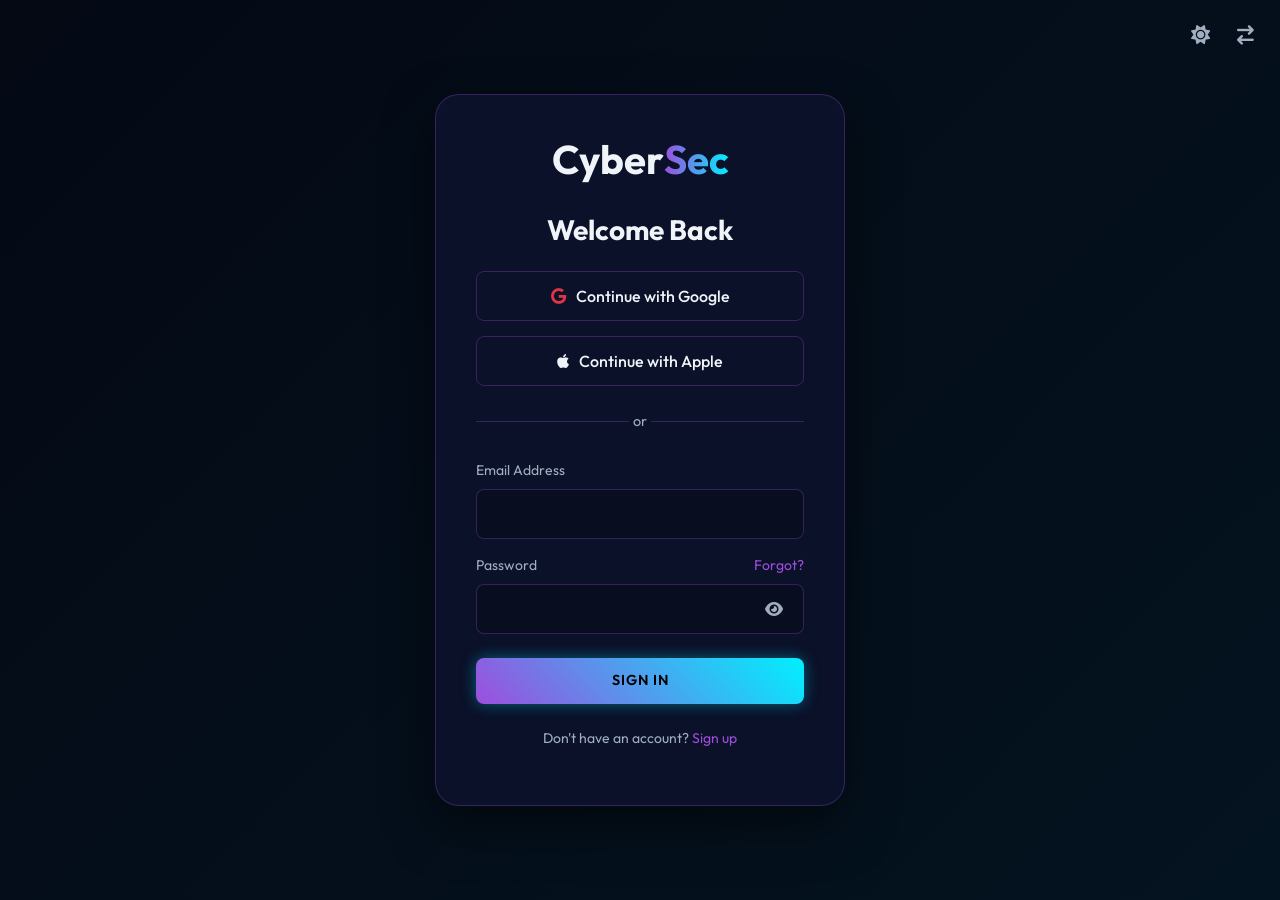
<file: login.html>
﻿<!DOCTYPE html>
<html lang="en" dir="ltr" data-theme="dark">
<head>
  <meta charset="UTF-8">
  <meta name="viewport" content="width=device-width, initial-scale=1.0">
  <title>Login | CyberSec</title>
  <link rel="icon" type="image/svg+xml" href="favicon.svg">
  
  <link rel="preconnect" href="https://fonts.googleapis.com">
  <link rel="preconnect" href="https://fonts.gstatic.com" crossorigin>
  <link href="https://fonts.googleapis.com/css2?family=Outfit:wght@300;400;500;600;700;800&display=swap" rel="stylesheet">
  <link rel="stylesheet" href="https://cdnjs.cloudflare.com/ajax/libs/font-awesome/6.5.1/css/all.min.css">
  <link href="https://cdn.jsdelivr.net/npm/bootstrap@5.3.0/dist/css/bootstrap.min.css" rel="stylesheet">
  
  <link rel="stylesheet" href="css/style.css">
  <link rel="stylesheet" href="css/components.css">
  <link rel="stylesheet" href="css/animations.css">
  
  <style>
    /* Auth Layout (No Header/Footer) */
    body {
      display: flex;
      align-items: center;
      justify-content: center;
      min-height: 100vh;
      background: linear-gradient(135deg, var(--bg-color), rgba(0, 210, 255, 0.05));
    }
    
    .auth-container {
      width: 100%;
      max-width: 450px;
      padding: 20px;
    }
    
    .auth-card {
      background: var(--surface-color);
      border: 1px solid var(--border-color);
      border-radius: 24px;
      padding: 40px;
      box-shadow: 0 20px 50px rgba(0,0,0,0.5);
    }
    
    .logo-container {
      display: flex;
      align-items: center;
      justify-content: center;
      margin-bottom: 30px;
    }
    
    .auth-social-btn {
      display: flex;
      align-items: center;
      justify-content: center;
      gap: 10px;
      width: 100%;
      padding: 12px;
      background: transparent;
      border: 1px solid var(--border-color);
      border-radius: 8px;
      color: var(--text-color);
      font-weight: 500;
      transition: all 0.3s ease;
      margin-bottom: 15px;
    }
    
    .auth-social-btn:hover {
      background: rgba(255,255,255,0.05);
      border-color: var(--text-color);
    }
    
    .divider {
      display: flex;
      align-items: center;
      text-align: center;
      margin: 25px 0;
      color: var(--text-muted);
      font-size: 0.9rem;
    }
    
    .divider::before, .divider::after {
      content: '';
      flex: 1;
      border-bottom: 1px solid var(--border-color);
    }
    
    .divider:not(:empty)::before { margin-right: .25em; }
    .divider:not(:empty)::after { margin-left: .25em; }
    
    .password-wrapper {
      position: relative;
    }
    
    .password-toggle {
      position: absolute;
      right: 15px;
      top: 50%;
      transform: translateY(-50%);
      color: var(--text-muted);
      cursor: pointer;
      border: none;
      background: none;
    }
    
    /* Absolute top controls */
    .top-controls {
      position: absolute;
      top: 20px;
      right: 20px;
      display: flex;
      gap: 15px;
    }
    
    .icon-btn {
      background: transparent;
      border: none;
      color: var(--text-muted);
      font-size: 1.2rem;
      cursor: pointer;
    }
  </style>
</head>
<body>

  <div class="top-controls">
    <button id="theme-toggle" class="icon-btn"><i class="fas fa-sun"></i></button>
    <button id="rtl-toggle" class="icon-btn"><i class="fas fa-arrow-right-arrow-left"></i></button>
  </div>

  <div class="auth-container reveal-scale">
    <div class="auth-card">
      <div class="logo-container">
        <h1 class="logo-text m-0">Cyber<span class="text-gradient">Sec</span></h1>
      </div>
      
      <h3 class="text-center mb-4">Welcome Back</h3>
      
      <button class="auth-social-btn">
        <i class="fab fa-google text-danger"></i> Continue with Google
      </button>
      
      <button class="auth-social-btn">
        <i class="fab fa-apple"></i> Continue with Apple
      </button>
      
      <div class="divider">or</div>
      
      <form>
        <div class="mb-3">
          <label class="form-label text-muted small">Email Address</label>
          <input type="email" class="cyber-input" required>
        </div>
        
        <div class="mb-4">
          <div class="d-flex justify-content-between">
            <label class="form-label text-muted small">Password</label>
            <a href="#" class="small text-primary text-decoration-none">Forgot?</a>
          </div>
          <div class="password-wrapper">
            <input type="password" id="password-input" class="cyber-input" required>
            <button type="button" class="password-toggle" onclick="togglePassword()">
              <i class="fas fa-eye" id="toggle-icon"></i>
            </button>
          </div>
        </div>
        
        <button type="submit" class="btn-cyber btn-cyber-primary w-100">Sign In</button>
      </form>
      
      <p class="text-center mt-4 text-muted small">Don't have an account? <a href="register.html" class="text-primary text-decoration-none">Sign up</a></p>
    </div>
  </div>

  <script src="js/main.js"></script>
  <script>
    function togglePassword() {
      const input = document.getElementById('password-input');
      const icon = document.getElementById('toggle-icon');
      if (input.type === 'password') {
        input.type = 'text';
        icon.classList.replace('fa-eye', 'fa-eye-slash');
      } else {
        input.type = 'password';
        icon.classList.replace('fa-eye-slash', 'fa-eye');
      }
    }
  </script>
</body>
</html>
</file>
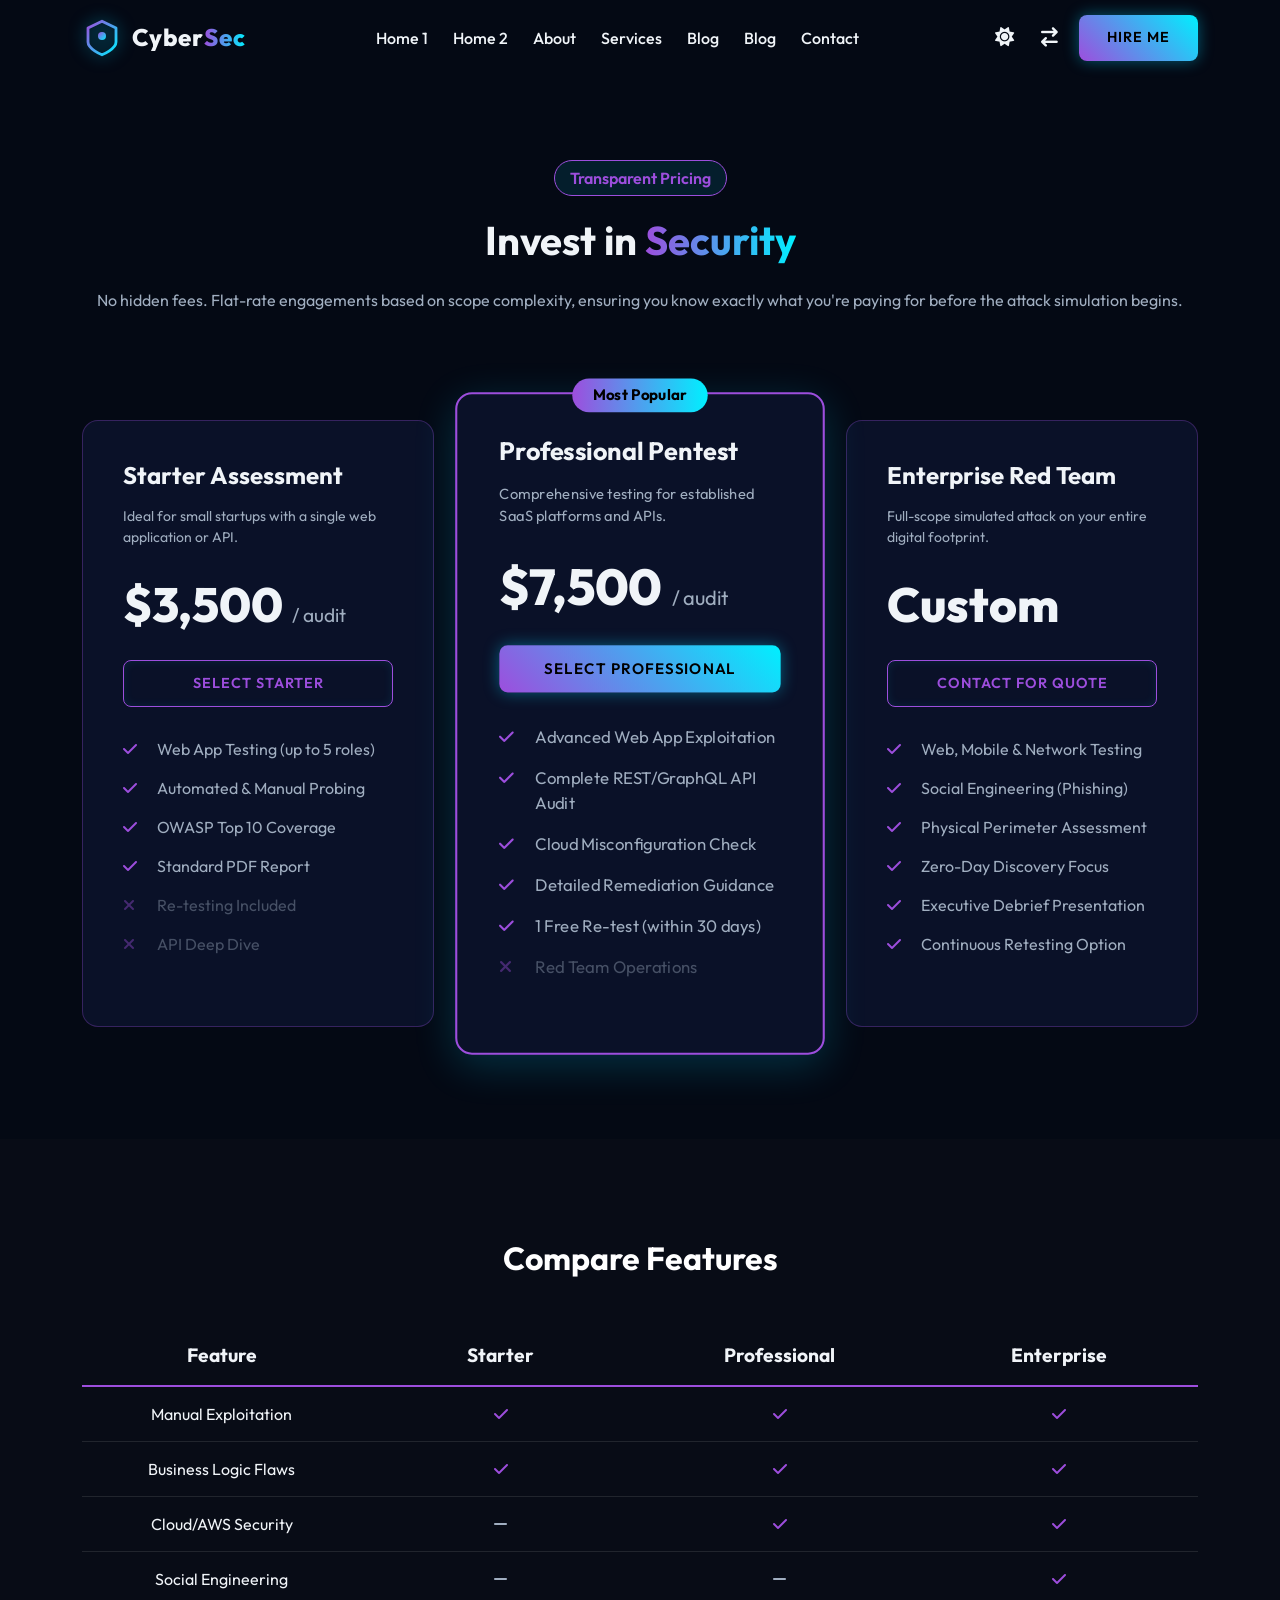
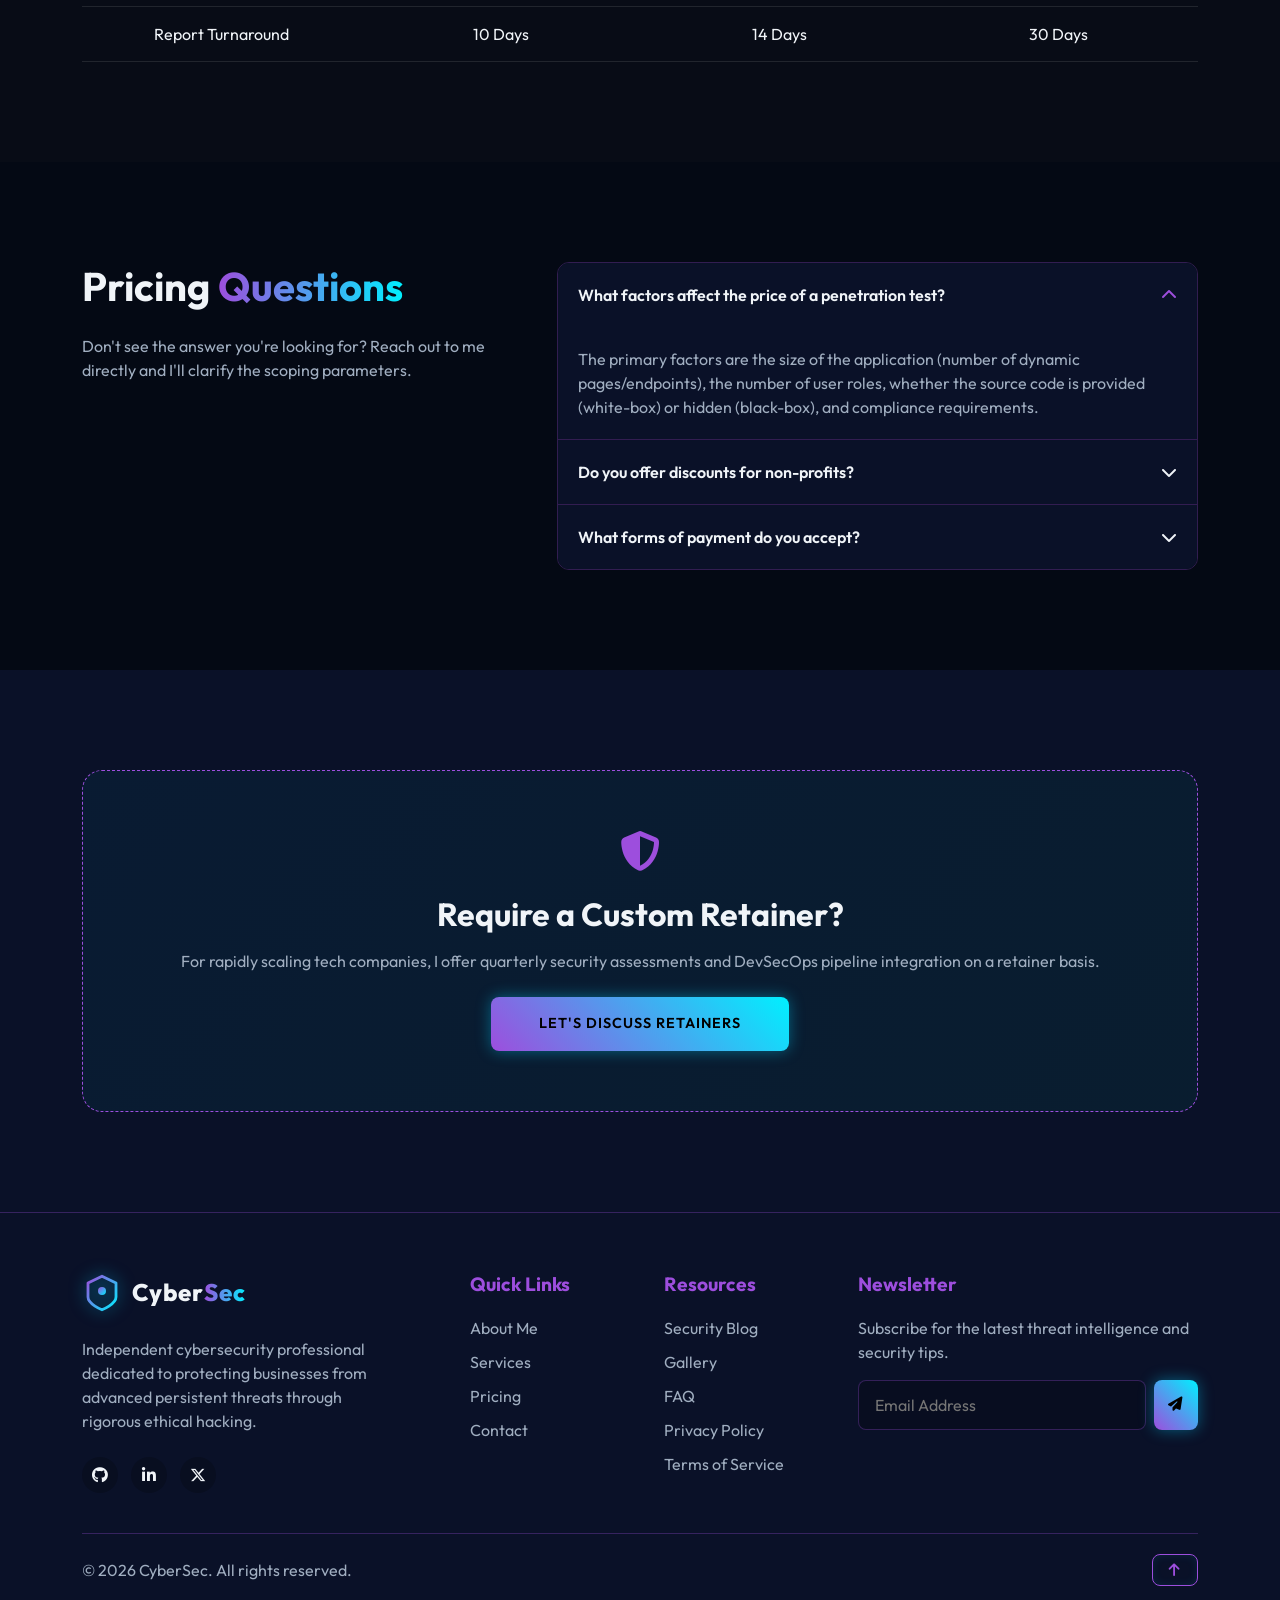
<file: pricing.html>
﻿<!DOCTYPE html>
<html lang="en" dir="ltr" data-theme="dark">
<head>
  <meta charset="UTF-8">
  <meta name="viewport" content="width=device-width, initial-scale=1.0">
  <title>Freelance Penetration Tester | Pricing</title>
  <link rel="icon" type="image/svg+xml" href="favicon.svg">
  
  <link rel="preconnect" href="https://fonts.googleapis.com">
  <link rel="preconnect" href="https://fonts.gstatic.com" crossorigin>
  <link href="https://fonts.googleapis.com/css2?family=Outfit:wght@300;400;500;600;700;800&display=swap" rel="stylesheet">
  <link rel="stylesheet" href="https://cdnjs.cloudflare.com/ajax/libs/font-awesome/6.5.1/css/all.min.css">
  <link href="https://cdn.jsdelivr.net/npm/bootstrap@5.3.0/dist/css/bootstrap.min.css" rel="stylesheet">
  
  <link rel="stylesheet" href="css/style.css">
  <link rel="stylesheet" href="css/components.css">
  <link rel="stylesheet" href="css/animations.css">
  <link rel="stylesheet" href="css/layout.css">
  
  <style>
    /* Pricing Specific Styles */
    
    /* 1. Transparent Hero */
    .pricing-hero {
      padding: 160px 0 80px;
      text-align: center;
    }
    
    .hero-badge {
      display: inline-block;
      padding: 5px 15px;
      background: rgba(0, 210, 255, 0.1);
      border: 1px solid var(--color-primary);
      border-radius: 20px;
      color: var(--color-primary);
      font-weight: 600;
      margin-bottom: 20px;
    }
    
    /* 2. Pricing Cards Layout */
    .pricing-grid {
      display: grid;
      grid-template-columns: repeat(3, 1fr);
      gap: 30px;
      align-items: center;
    }
    
    @media(max-width: 991px) {
      .pricing-grid { grid-template-columns: 1fr; }
    }
    
    .price-card {
      background: var(--surface-color);
      border: 1px solid var(--border-color);
      border-radius: 16px;
      padding: 40px;
      position: relative;
      transition: transform 0.3s ease;
    }
    
    .price-card.featured {
      border: 2px solid var(--color-primary);
      box-shadow: 0 10px 40px rgba(0, 210, 255, 0.2);
      transform: scale(1.05);
      z-index: 2;
    }
    
    @media(max-width: 991px) {
      .price-card.featured { transform: scale(1); }
    }
    
    .price-amount {
      font-size: 3rem;
      font-weight: 800;
      color: var(--text-color);
      margin: 20px 0;
    }
    
    .price-amount span {
      font-size: 1.2rem;
      color: var(--text-muted);
      font-weight: 400;
    }
    
    .feature-list {
      list-style: none;
      padding: 0;
      margin: 30px 0;
    }
    
    .feature-list li {
      margin-bottom: 15px;
      color: var(--text-muted);
      display: flex;
      align-items: center;
      gap: 10px;
    }
    
    .feature-list li i {
      color: var(--color-primary);
    }
    
    .feature-list li.disabled {
      opacity: 0.4;
    }
    
    .feature-list li.disabled i {
      color: var(--text-muted);
    }
    
    .popular-tag {
      position: absolute;
      top: -15px;
      left: 50%;
      transform: translateX(-50%);
      background: linear-gradient(90deg, var(--color-primary), var(--color-secondary));
      color: #000;
      padding: 5px 20px;
      border-radius: 20px;
      font-weight: 700;
      font-size: 0.9rem;
    }
    
    /* 3. Comparison Table Overlay */
    .comparison-section {
      background: url('https://loremflickr.com/1920/600/server,dark?lock=40') center/cover;
      position: relative;
    }
    
    .comparison-section::before {
      content: '';
      position: absolute;
      top:0; left:0; width:100%; height:100%;
      background: rgba(10,14,23,0.85);
    }
    
    .comparison-table {
      width: 100%;
      color: var(--text-color);
      border-collapse: collapse;
      position: relative;
      z-index: 1;
    }
    
    .comparison-table th, .comparison-table td {
      padding: 20px;
      border-bottom: 1px solid rgba(255,255,255,0.1);
      text-align: center;
    }
    
    .comparison-table th:first-child, .comparison-table td:first-child {
      text-align: left;
    }
    
    .comparison-table th {
      font-size: 1.2rem;
      border-bottom: 2px solid var(--color-primary);
    }
    
    /* 4. FAQ Accordion Custom */
    .cyber-accordion {
      border: 1px solid var(--border-color);
      border-radius: 12px;
      overflow: hidden;
    }
    
    .cyber-accordion-item {
      border-bottom: 1px solid var(--border-color);
    }
    
    .cyber-accordion-item:last-child {
      border-bottom: none;
    }
    
    .cyber-accordion-header {
      width: 100%;
      padding: 20px;
      background: var(--surface-color);
      border: none;
      text-align: left;
      font-weight: 600;
      color: var(--text-color);
      display: flex;
      justify-content: space-between;
      align-items: center;
      cursor: pointer;
    }
    
    .cyber-accordion-content {
      padding: 0 20px;
      max-height: 0;
      overflow: hidden;
      transition: max-height 0.3s ease, padding 0.3s ease;
      background: var(--surface-color);
      color: var(--text-muted);
    }
    
    .cyber-accordion-item.active .cyber-accordion-content {
      padding: 20px;
      max-height: 300px;
    }
    
    .cyber-accordion-item.active .cyber-accordion-header i {
      transform: rotate(180deg);
      color: var(--color-primary);
    }
    
    /* 5. Custom Enterprise Form Block */
    .enterprise-block {
      background: linear-gradient(135deg, rgba(0, 210, 255, 0.05), rgba(0, 255, 204, 0.05));
      border: 1px dashed var(--color-primary);
      border-radius: 20px;
      padding: 60px;
      text-align: center;
    }
  </style>
</head>
<body>

  <!-- Header -->
  <header class="cyber-header">
    <div class="container d-flex justify-content-between align-items-center">
      <div class="logo-container">
        <!-- SVG Logo -->
        <svg class="logo-icon" viewBox="0 0 100 100" xmlns="http://www.w3.org/2000/svg">
            <defs>
              <linearGradient id="logoGrad" x1="0%" y1="0%" x2="100%" y2="100%">
                <stop offset="0%" stop-color="var(--color-primary)" />
                <stop offset="100%" stop-color="var(--color-secondary)" />
              </linearGradient>
            </defs>
            <path d="M50 8 L85 25 L85 60 C85 78 50 92 50 92 C50 92 15 78 15 60 L15 25 Z" fill="none" stroke="url(#logoGrad)" stroke-width="7" stroke-linejoin="round"/>
            <circle cx="50" cy="45" r="10" fill="url(#logoGrad)"/>
            <path d="M50 55 L50 75" stroke="url(#logoGrad)" stroke-width="6" stroke-linecap="round"/>
            <path d="M25 45 L38 45" stroke="url(#logoGrad)" stroke-width="5" stroke-linecap="round"/>
            <path d="M75 45 L62 45" stroke="url(#logoGrad)" stroke-width="5" stroke-linecap="round"/>
          </svg>
        <h1 class="logo-text">Cyber<span class="text-gradient">Sec</span></h1>
      </div>
      
      <nav class="desktop-nav">
        <a href="index.html" class="nav-link-cyber">Home 1</a>
        <a href="home-2.html" class="nav-link-cyber">Home 2</a>
        <a href="about.html" class="nav-link-cyber">About</a>
        <a href="services.html" class="nav-link-cyber">Services</a>
        <a href="blog.html" class="nav-link-cyber">Blog</a>
        <a href="blog.html" class="nav-link-cyber">Blog</a>
        <a href="contact.html" class="nav-link-cyber">Contact</a>
      </nav>
      
      <div class="header-controls">
        <button id="theme-toggle" class="icon-btn theme-toggle d-none d-lg-flex" aria-label="Toggle Theme"><i class="fas fa-sun"></i></button>
        <button id="rtl-toggle" class="icon-btn rtl-toggle d-none d-lg-flex" aria-label="Toggle RTL"><i class="fas fa-arrow-right-arrow-left"></i></button>
        <a href="booking.html" class="btn-cyber btn-cyber-primary d-none d-lg-inline-flex">Hire Me</a>
        
        <button id="mobile-toggle" class="mobile-toggle" aria-label="Menu">
          <span></span><span></span><span></span>
        </button>
      </div>
    </div>
  </header>

  <!-- Mobile Menu -->
  <div id="mobile-menu" class="mobile-menu">
    <nav class="mobile-nav">
      <a href="index.html" class="nav-link-cyber">Home 1</a>
      <a href="home-2.html" class="nav-link-cyber">Home 2</a>
      <a href="about.html" class="nav-link-cyber">About</a>
      <a href="services.html" class="nav-link-cyber">Services</a>
      <a href="blog.html" class="nav-link-cyber">Blog</a>
      <a href="contact.html" class="nav-link-cyber">Contact</a>
            <div class="d-flex gap-3 mt-4 justify-content-center align-items-center">
        <button class="icon-btn theme-toggle" aria-label="Toggle Theme"><i class="fas fa-sun"></i></button>
        <button class="icon-btn rtl-toggle" aria-label="Toggle RTL"><i class="fas fa-arrow-right-arrow-left"></i></button>
        <a href="booking.html" class="btn-cyber btn-cyber-primary">Hire Me</a>
      </div>
    </nav>
  </div>

  <!-- Section 1: Hero -->
  <section class="pricing-hero reveal-fade-up">
    <div class="container">
      <div class="hero-badge">Transparent Pricing</div>
      <h1 class="fs-1 mb-4">Invest in <span class="text-gradient">Security</span></h1>
      <p class="text-muted max-w-700 mx-auto">No hidden fees. Flat-rate engagements based on scope complexity, ensuring you know exactly what you're paying for before the attack simulation begins.</p>
    </div>
  </section>

  <!-- Section 2: Pricing Cards -->
  <section class="section-padding pt-0">
    <div class="container">
      <div class="pricing-grid">
        
        <div class="price-card reveal-fade-up delay-100">
          <h3 class="fs-4">Starter Assessment</h3>
          <p class="text-muted small">Ideal for small startups with a single web application or API.</p>
          <div class="price-amount">$3,500 <span>/ audit</span></div>
          <a href="booking.html" class="btn-cyber btn-cyber-outline w-100">Select Starter</a>
          <ul class="feature-list">
            <li><i class="fas fa-check"></i> Web App Testing (up to 5 roles)</li>
            <li><i class="fas fa-check"></i> Automated & Manual Probing</li>
            <li><i class="fas fa-check"></i> OWASP Top 10 Coverage</li>
            <li><i class="fas fa-check"></i> Standard PDF Report</li>
            <li class="disabled"><i class="fas fa-times"></i> Re-testing Included</li>
            <li class="disabled"><i class="fas fa-times"></i> API Deep Dive</li>
          </ul>
        </div>
        
        <div class="price-card featured reveal-scale delay-200">
          <div class="popular-tag">Most Popular</div>
          <h3 class="fs-4">Professional Pentest</h3>
          <p class="text-muted small">Comprehensive testing for established SaaS platforms and APIs.</p>
          <div class="price-amount">$7,500 <span>/ audit</span></div>
          <a href="booking.html" class="btn-cyber btn-cyber-primary w-100">Select Professional</a>
          <ul class="feature-list">
            <li><i class="fas fa-check"></i> Advanced Web App Exploitation</li>
            <li><i class="fas fa-check"></i> Complete REST/GraphQL API Audit</li>
            <li><i class="fas fa-check"></i> Cloud Misconfiguration Check</li>
            <li><i class="fas fa-check"></i> Detailed Remediation Guidance</li>
            <li><i class="fas fa-check"></i> 1 Free Re-test (within 30 days)</li>
            <li class="disabled"><i class="fas fa-times"></i> Red Team Operations</li>
          </ul>
        </div>
        
        <div class="price-card reveal-fade-up delay-300">
          <h3 class="fs-4">Enterprise Red Team</h3>
          <p class="text-muted small">Full-scope simulated attack on your entire digital footprint.</p>
          <div class="price-amount">Custom</div>
          <a href="contact.html" class="btn-cyber btn-cyber-outline w-100">Contact for Quote</a>
          <ul class="feature-list">
            <li><i class="fas fa-check"></i> Web, Mobile & Network Testing</li>
            <li><i class="fas fa-check"></i> Social Engineering (Phishing)</li>
            <li><i class="fas fa-check"></i> Physical Perimeter Assessment</li>
            <li><i class="fas fa-check"></i> Zero-Day Discovery Focus</li>
            <li><i class="fas fa-check"></i> Executive Debrief Presentation</li>
            <li><i class="fas fa-check"></i> Continuous Retesting Option</li>
          </ul>
        </div>
        
      </div>
    </div>
  </section>

  <!-- Section 3: Comparison Overlay -->
  <section class="section-padding comparison-section reveal-blur">
    <div class="container position-relative z-1">
      <h2 class="fs-2 text-center text-white mb-5">Compare Features</h2>
      <div class="table-responsive">
        <table class="comparison-table">
          <thead>
            <tr>
              <th>Feature</th>
              <th>Starter</th>
              <th>Professional</th>
              <th>Enterprise</th>
            </tr>
          </thead>
          <tbody>
            <tr>
              <td>Manual Exploitation</td>
              <td><i class="fas fa-check text-primary"></i></td>
              <td><i class="fas fa-check text-primary"></i></td>
              <td><i class="fas fa-check text-primary"></i></td>
            </tr>
            <tr>
              <td>Business Logic Flaws</td>
              <td><i class="fas fa-check text-primary"></i></td>
              <td><i class="fas fa-check text-primary"></i></td>
              <td><i class="fas fa-check text-primary"></i></td>
            </tr>
            <tr>
              <td>Cloud/AWS Security</td>
              <td><i class="fas fa-minus text-muted"></i></td>
              <td><i class="fas fa-check text-primary"></i></td>
              <td><i class="fas fa-check text-primary"></i></td>
            </tr>
            <tr>
              <td>Social Engineering</td>
              <td><i class="fas fa-minus text-muted"></i></td>
              <td><i class="fas fa-minus text-muted"></i></td>
              <td><i class="fas fa-check text-primary"></i></td>
            </tr>
            <tr>
              <td>Report Turnaround</td>
              <td>10 Days</td>
              <td>14 Days</td>
              <td>30 Days</td>
            </tr>
          </tbody>
        </table>
      </div>
    </div>
  </section>

  <!-- Section 4: FAQ -->
  <section class="section-padding">
    <div class="container">
      <div class="row">
        <div class="col-lg-5 mb-5 mb-lg-0 reveal-slide-right">
          <h2 class="fs-1 mb-4">Pricing <span class="text-gradient">Questions</span></h2>
          <p class="text-muted">Don't see the answer you're looking for? Reach out to me directly and I'll clarify the scoping parameters.</p>
        </div>
        <div class="col-lg-7 reveal-fade-up">
          <div class="cyber-accordion">
            
            <div class="cyber-accordion-item active">
              <button class="cyber-accordion-header">
                What factors affect the price of a penetration test?
                <i class="fas fa-chevron-down transition"></i>
              </button>
              <div class="cyber-accordion-content">
                The primary factors are the size of the application (number of dynamic pages/endpoints), the number of user roles, whether the source code is provided (white-box) or hidden (black-box), and compliance requirements.
              </div>
            </div>
            
            <div class="cyber-accordion-item">
              <button class="cyber-accordion-header">
                Do you offer discounts for non-profits?
                <i class="fas fa-chevron-down transition"></i>
              </button>
              <div class="cyber-accordion-content">
                Yes, I offer a 15% discount on all professional services for verified 501(c)(3) non-profit organizations and open-source projects.
              </div>
            </div>
            
            <div class="cyber-accordion-item">
              <button class="cyber-accordion-header">
                What forms of payment do you accept?
                <i class="fas fa-chevron-down transition"></i>
              </button>
              <div class="cyber-accordion-content">
                I accept standard wire transfers, ACH, major credit cards (via Stripe), and select cryptocurrencies (BTC, ETH, USDC) for maximum privacy.
              </div>
            </div>
            
          </div>
        </div>
      </div>
    </div>
  </section>

  <!-- Section 5: Enterprise Block -->
  <section class="section-padding" style="background: var(--surface-color);">
    <div class="container reveal-scale">
      <div class="enterprise-block">
        <i class="fas fa-shield-alt fs-1 text-primary mb-4 animate-float"></i>
        <h2 class="fs-2 mb-3">Require a Custom Retainer?</h2>
        <p class="text-muted mb-4 max-w-700 mx-auto">For rapidly scaling tech companies, I offer quarterly security assessments and DevSecOps pipeline integration on a retainer basis.</p>
        <a href="contact.html" class="btn-cyber btn-cyber-primary px-5 py-3">Let's Discuss Retainers</a>
      </div>
    </div>
  </section>

  <!-- Footer -->
  <footer class="cyber-footer">
    <div class="container">
      <div class="row g-5">
        <div class="col-lg-4">
          <div class="logo-container mb-4">
            <svg class="logo-icon" viewBox="0 0 100 100" xmlns="http://www.w3.org/2000/svg">
            <defs>
              <linearGradient id="logoGrad" x1="0%" y1="0%" x2="100%" y2="100%">
                <stop offset="0%" stop-color="var(--color-primary)" />
                <stop offset="100%" stop-color="var(--color-secondary)" />
              </linearGradient>
            </defs>
            <path d="M50 8 L85 25 L85 60 C85 78 50 92 50 92 C50 92 15 78 15 60 L15 25 Z" fill="none" stroke="url(#logoGrad)" stroke-width="7" stroke-linejoin="round"/>
            <circle cx="50" cy="45" r="10" fill="url(#logoGrad)"/>
            <path d="M50 55 L50 75" stroke="url(#logoGrad)" stroke-width="6" stroke-linecap="round"/>
            <path d="M25 45 L38 45" stroke="url(#logoGrad)" stroke-width="5" stroke-linecap="round"/>
            <path d="M75 45 L62 45" stroke="url(#logoGrad)" stroke-width="5" stroke-linecap="round"/>
          </svg>
            <h2 class="logo-text">Cyber<span class="text-gradient">Sec</span></h2>
          </div>
          <p class="text-muted pe-md-5">Independent cybersecurity professional dedicated to protecting businesses from advanced persistent threats through rigorous ethical hacking.</p>
          <div class="social-icons mt-4">
            <a href="#"><i class="fab fa-github"></i></a>
            <a href="#"><i class="fab fa-linkedin-in"></i></a>
            <a href="#"><i class="fab fa-x-twitter"></i></a>
          </div>
        </div>
        <div class="col-lg-2 col-md-4">
          <h4 class="footer-heading">Quick Links</h4>
          <ul class="footer-links">
            <li><a href="about.html">About Me</a></li>
            <li><a href="services.html">Services</a></li>
            <li><a href="pricing.html">Pricing</a></li>
            <li><a href="contact.html">Contact</a></li>
          </ul>
        </div>
        <div class="col-lg-2 col-md-4">
          <h4 class="footer-heading">Resources</h4>
          <ul class="footer-links">
            <li><a href="blog.html">Security Blog</a></li>
            <li><a href="gallery.html">Gallery</a></li>
            <li><a href="faq.html">FAQ</a></li>
            <li><a href="#">Privacy Policy</a></li>
            <li><a href="#">Terms of Service</a></li>
          </ul>
        </div>
        <div class="col-lg-4 col-md-4">
          <h4 class="footer-heading">Newsletter</h4>
          <p class="text-muted mb-3">Subscribe for the latest threat intelligence and security tips.</p>
          <form class="d-flex gap-2">
            <input type="email" class="cyber-input" placeholder="Email Address">
            <button type="submit" class="btn-cyber btn-cyber-primary px-3"><i class="fas fa-paper-plane"></i></button>
          </form>
        </div>
      </div>
      
      <div class="footer-bottom">
        <p class="text-muted mb-0">&copy; 2026 CyberSec. All rights reserved.</p>
        <a href="#" class="btn-cyber btn-cyber-outline py-2 px-3" aria-label="Back to Top" onclick="window.scrollTo({top:0, behavior:'smooth'}); return false;">
          <i class="fas fa-arrow-up"></i>
        </a>
      </div>
    </div>
  </footer>

  <script src="https://cdn.jsdelivr.net/npm/bootstrap@5.3.0/dist/js/bootstrap.bundle.min.js"></script>
  <script src="js/main.js"></script>
  <script>
    // Custom Accordion Logic
    document.querySelectorAll('.cyber-accordion-header').forEach(button => {
      button.addEventListener('click', () => {
        const item = button.parentElement;
        const isActive = item.classList.contains('active');
        
        // Close all
        document.querySelectorAll('.cyber-accordion-item').forEach(i => i.classList.remove('active'));
        
        // Open clicked if it wasn't active
        if (!isActive) {
          item.classList.add('active');
        }
      });
    });
  </script>
</body>
</html>
</file>
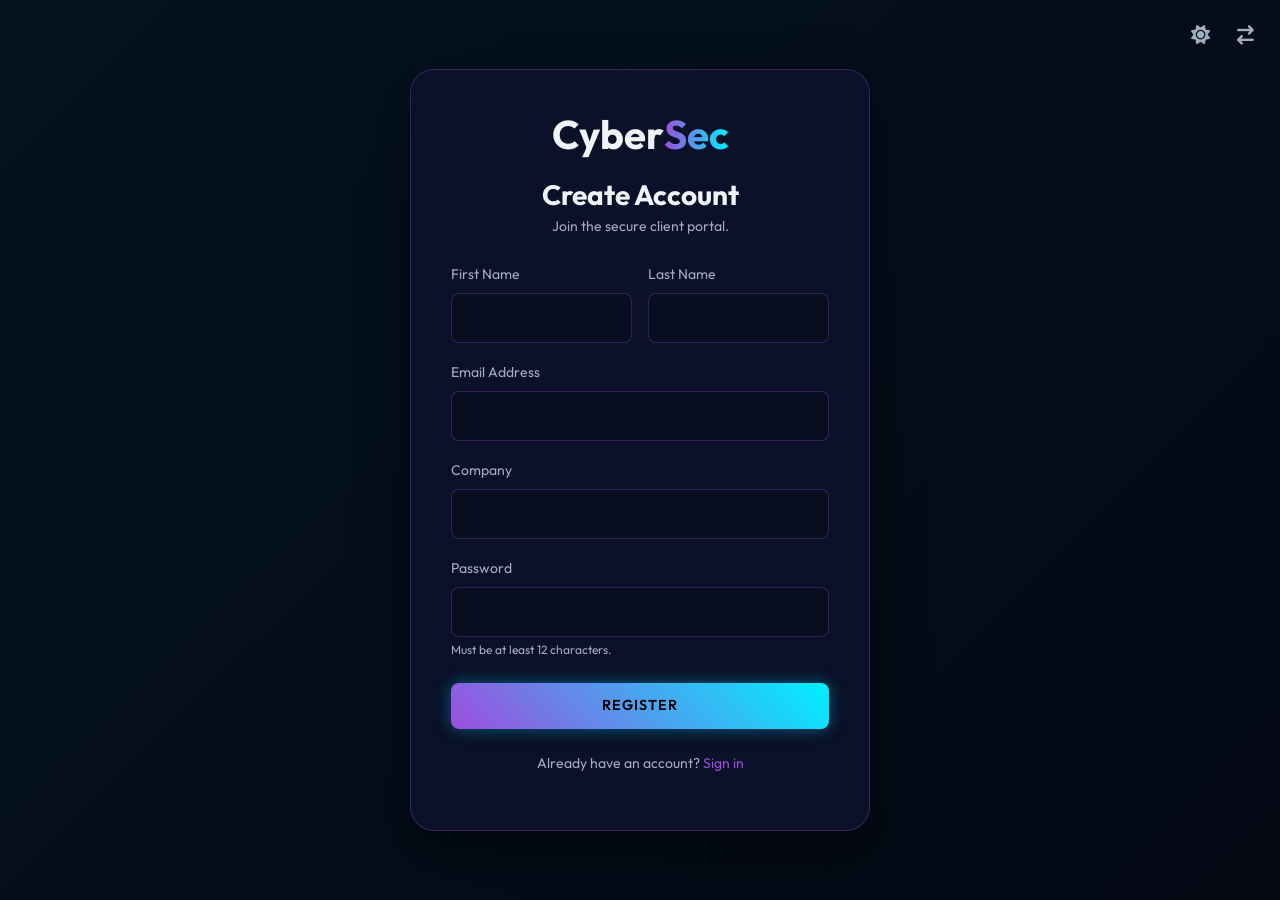
<file: register.html>
﻿<!DOCTYPE html>
<html lang="en" dir="ltr" data-theme="dark">
<head>
  <meta charset="UTF-8">
  <meta name="viewport" content="width=device-width, initial-scale=1.0">
  <title>Register | CyberSec</title>
  <link rel="icon" type="image/svg+xml" href="favicon.svg">
  
  <link rel="preconnect" href="https://fonts.googleapis.com">
  <link rel="preconnect" href="https://fonts.gstatic.com" crossorigin>
  <link href="https://fonts.googleapis.com/css2?family=Outfit:wght@300;400;500;600;700;800&display=swap" rel="stylesheet">
  <link rel="stylesheet" href="https://cdnjs.cloudflare.com/ajax/libs/font-awesome/6.5.1/css/all.min.css">
  <link href="https://cdn.jsdelivr.net/npm/bootstrap@5.3.0/dist/css/bootstrap.min.css" rel="stylesheet">
  
  <link rel="stylesheet" href="css/style.css">
  <link rel="stylesheet" href="css/components.css">
  <link rel="stylesheet" href="css/animations.css">
  
  <style>
    body {
      display: flex;
      align-items: center;
      justify-content: center;
      min-height: 100vh;
      background: linear-gradient(135deg, rgba(0, 210, 255, 0.05), var(--bg-color));
      padding: 40px 0;
    }
    
    .auth-container {
      width: 100%;
      max-width: 500px;
      padding: 20px;
    }
    
    .auth-card {
      background: var(--surface-color);
      border: 1px solid var(--border-color);
      border-radius: 24px;
      padding: 40px;
      box-shadow: 0 20px 50px rgba(0,0,0,0.5);
    }
    
    .logo-container {
      display: flex;
      align-items: center;
      justify-content: center;
      margin-bottom: 20px;
    }
    
    .top-controls {
      position: absolute;
      top: 20px;
      right: 20px;
      display: flex;
      gap: 15px;
    }
    
    .icon-btn {
      background: transparent;
      border: none;
      color: var(--text-muted);
      font-size: 1.2rem;
      cursor: pointer;
    }
  </style>
</head>
<body>

  <div class="top-controls">
    <button id="theme-toggle" class="icon-btn"><i class="fas fa-sun"></i></button>
    <button id="rtl-toggle" class="icon-btn"><i class="fas fa-arrow-right-arrow-left"></i></button>
  </div>

  <div class="auth-container reveal-scale">
    <div class="auth-card">
      <div class="logo-container">
        <h1 class="logo-text m-0">Cyber<span class="text-gradient">Sec</span></h1>
      </div>
      
      <h3 class="text-center mb-1">Create Account</h3>
      <p class="text-center text-muted small mb-4">Join the secure client portal.</p>
      
      <form>
        <div class="row g-3">
          <div class="col-md-6">
            <label class="form-label text-muted small">First Name</label>
            <input type="text" class="cyber-input" required>
          </div>
          <div class="col-md-6">
            <label class="form-label text-muted small">Last Name</label>
            <input type="text" class="cyber-input" required>
          </div>
          <div class="col-12">
            <label class="form-label text-muted small">Email Address</label>
            <input type="email" class="cyber-input" required>
          </div>
          <div class="col-12">
            <label class="form-label text-muted small">Company</label>
            <input type="text" class="cyber-input">
          </div>
          <div class="col-12">
            <label class="form-label text-muted small">Password</label>
            <input type="password" class="cyber-input" required>
            <div class="form-text text-muted" style="font-size:0.75rem;">Must be at least 12 characters.</div>
          </div>
          
          <div class="col-12 mt-4">
            <button type="submit" class="btn-cyber btn-cyber-primary w-100">Register</button>
          </div>
        </div>
      </form>
      
      <p class="text-center mt-4 text-muted small">Already have an account? <a href="login.html" class="text-primary text-decoration-none">Sign in</a></p>
    </div>
  </div>

  <script src="js/main.js"></script>
</body>
</html>
</file>
<file: css/style.css>
:root {
  /* Brand Colors */
  --color-primary: #9d4edd; /* Electric Purple */
  --color-secondary: #00f0ff; /* Bright Cyan */
  --color-dark-bg: #040914; /* Deep Space Navy */
  --color-dark-surface: #0a1128; /* Midnight Surface */
  --color-dark-border: rgba(157, 78, 221, 0.3);
  --color-text-light: #f0f4f8;
  --color-text-muted: #a0aec0;
  --section-alt-bg: rgba(0, 0, 0, 0.3);
  
  /* Light Mode Colors */
  --color-light-bg: #f8f9fa;
  --color-light-surface: #ffffff;
  --color-light-border: rgba(157, 78, 221, 0.3);
  --color-text-dark: #1a202c;
  --color-text-dark-muted: #4a5568;

  /* Typography */
  --font-primary: 'Outfit', sans-serif;
  
  /* Theme Variables (Default to Dark Mode) */
  --bg-color: var(--color-dark-bg);
  --surface-color: var(--color-dark-surface);
  --border-color: var(--color-dark-border);
  --text-color: var(--color-text-light);
  --text-muted: var(--color-text-muted);
  --glow-shadow: 0 0 15px rgba(157, 78, 221, 0.4);
}

[data-theme="light"] {
  --bg-color: var(--color-light-bg);
  --surface-color: var(--color-light-surface);
  --border-color: var(--color-light-border);
  --text-color: var(--color-text-dark);
  --text-muted: var(--color-text-dark-muted);
  --section-alt-bg: rgba(0, 0, 0, 0.03);
  --glow-shadow: 0 0 15px rgba(157, 78, 221, 0.2);
}

html, body {
  font-family: var(--font-primary);
  background-color: var(--bg-color);
  color: var(--text-color);
  transition: background-color 0.3s ease, color 0.3s ease;
  overflow-x: hidden;
  margin: 0;
  padding: 0;
  width: 100%;
  max-width: 100%;
  box-sizing: border-box;
  position: relative;
}

*, *::before, *::after {
  box-sizing: inherit;
}

.text-muted {
  color: var(--text-muted) !important;
}

h1, h2, h3, h4, h5, h6 {
  font-weight: 700;
  margin-bottom: 1rem;
}

a {
  color: var(--color-primary);
  text-decoration: none;
  transition: color 0.3s ease;
}

a:hover {
  color: var(--color-secondary);
}

.text-gradient {
  background: linear-gradient(90deg, var(--color-primary), var(--color-secondary));
  -webkit-background-clip: text;
  -webkit-text-fill-color: transparent;
  background-clip: text;
  color: transparent;
}

.section-padding {
  padding: 100px 0;
}

/* Glassmorphism */
.glass-panel {
  background: rgba(18, 24, 38, 0.6);
  backdrop-filter: blur(12px);
  -webkit-backdrop-filter: blur(12px);
  border: 1px solid var(--border-color);
  border-radius: 16px;
}

[data-theme="light"] .glass-panel {
  background: rgba(255, 255, 255, 0.7);
}

/* RTL Support */
[dir="rtl"] {
  text-align: right;
}

/* --- GLOBAL ALIGNMENT FIXES --- */

/* Fix A & D: Content Alignment Fix */
.check-item {
  display: flex;
  align-items: flex-start !important;
  text-align: start !important;
}
.check-item > div {
  flex: 1;
}
.service-list-item {
  display: flex;
  align-items: flex-start !important;
}
.threat-list li {
  display: flex;
  align-items: flex-start !important;
}
.threat-list li i {
  margin-top: 5px;
}

/* Fix B: Table Alignment */
.comparison-table {
  table-layout: fixed !important;
  width: 100% !important;
}
.comparison-table th, .comparison-table td {
  text-align: center !important;
  vertical-align: middle !important;
  padding: 15px !important;
}

/* Fix C & F: List Alignment & RTL */
.feature-list li, .list-unstyled li {
  display: flex;
  align-items: flex-start !important;
  text-align: start !important;
}
.feature-list li i, .list-unstyled li i {
  min-width: 24px;
  margin-top: 4px;
  text-align: start;
}
[dir="rtl"] .feature-list li,
[dir="rtl"] .list-unstyled li,
[dir="rtl"] .check-item {
  text-align: right !important;
  justify-content: flex-start;
}
[dir="rtl"] .feature-list li i,
[dir="rtl"] .list-unstyled li i {
  text-align: right;
  margin-left: 10px;
  margin-right: 0;
}

/* Fix E: Center-Align Numbered Headings & Descriptions */
.process-step {
  display: flex !important;
  flex-direction: column !important;
  align-items: center !important;
  text-align: center !important;
  justify-content: flex-start;
}
.process-step .process-number {
  margin-bottom: 15px;
}
.method-card {
  display: flex !important;
  flex-direction: column !important;
  align-items: center !important;
  text-align: center !important;
  justify-content: center !important;
}
.method-card .method-step-num {
  position: static !important;
  margin-bottom: 20px !important;
}

/* Ensure global horizontal alignments for icons + headings on desktop */
@media (min-width: 992px) {
  .cyber-card, .service-card {
    display: flex;
    flex-direction: column;
    align-items: flex-start;
    text-align: start;
  }
}

/* --- MOBILE & TABLET LAYOUT FIXES --- */
@media (max-width: 991px) {
  /* Prevent row overflow */
  .row {
    margin-left: 0 !important;
    margin-right: 0 !important;
  }
  
  /* Ensure container padding */
  .container, .container-fluid {
    padding-left: 20px !important;
    padding-right: 20px !important;
    max-width: 100% !important;
    overflow-x: hidden;
  }
  
  /* Center all typical content elements */
  section h1, section h2, section h3, section h4, section h5, section h6, section p {
    text-align: center !important;
    margin-left: auto !important;
    margin-right: auto !important;
  }
  
  /* Center cards and components */
  .cyber-card, .service-card, .flow-step, .info-item, .method-card, .pricing-card, .feature-list li, .alt-contact-card {
    display: flex !important;
    flex-direction: column !important;
    align-items: center !important;
    text-align: center !important;
    width: 100% !important;
    margin-left: auto !important;
    margin-right: auto !important;
  }

  /* Center buttons */
  .btn-cyber {
    margin-left: auto !important;
    margin-right: auto !important;
  }
  .d-flex > .btn-cyber {
    margin-left: 0 !important;
    margin-right: 0 !important;
  }
  .d-flex:has(> .btn-cyber) {
    justify-content: center !important;
  }
  
  /* Make images responsive and centered */
  img {
    max-width: 100% !important;
    height: auto !important;
    display: block;
    margin: 0 auto;
  }

  /* Disable translate animations that cause overflow */
  .reveal-slide-right, .reveal-slide-left {
    transform: none !important;
  }
  
  .reveal-slide-right.active, .reveal-slide-left.active {
    transform: none !important;
  }
}

/* Override Bootstrap text colors to match the theme */
.text-primary {
  color: var(--color-primary) !important;
}
.text-secondary {
  color: var(--color-secondary) !important;
}

/* Ensure all bullet points and check icons use the primary brand color */
.check-icon,
.feature-list li i,
.list-unstyled li i,
ul li i.fa-check,
ul li i.fa-check-circle {
  color: var(--color-primary) !important;
}


/* Hero Background Images */
.hero-split::before,
.hero-h2::before {
  content: "";
  position: absolute;
  top: 0;
  left: 0;
  width: 100%;
  height: 100%;
  background: url('../images/cyber_hero_bg.png') no-repeat center center;
  background-size: cover;
  opacity: 0.15;
  z-index: 0;
  pointer-events: none;
}

[data-theme="light"] .hero-split::before,
[data-theme="light"] .hero-h2::before {
  opacity: 0.06;
}

.hero-split .container,
.hero-h2 .container {
  position: relative;
  z-index: 1;
}


/* Custom Hero Backgrounds for Home 1 and Home 2 */
.hero-split, .hero-h2 {
  position: relative;
  background-image: url('../images/hero-bg.png') !important;
  background-size: cover !important;
  background-position: center !important;
  background-repeat: no-repeat !important;
  z-index: 1;
}

.hero-split::before, .hero-h2::before {
  content: "";
  position: absolute;
  top: 0; left: 0; right: 0; bottom: 0;
  background: var(--bg-color);
  opacity: 0.85;
  z-index: -1;
}


/* Hero Background Styling for Home 1 and Home 2 */
.hero-split, .hero-h2 {
  background-image: linear-gradient(rgba(4, 9, 20, 0.4), rgba(4, 9, 20, 0.4)), url('../images/hero-bg.png') !important;
  background-size: cover !important;
  background-position: center !important;
  background-repeat: no-repeat !important;
  background-attachment: fixed !important;
}

[data-theme="light"] .hero-split, [data-theme="light"] .hero-h2 {
  background-image: linear-gradient(rgba(248, 249, 250, 0.85), rgba(248, 249, 250, 0.85)), url('../images/hero-bg.png') !important;
}
</file>
<file: css/components.css>
/* Base Button Styles */
.btn-cyber {
  display: inline-flex;
  align-items: center;
  justify-content: center;
  padding: 12px 28px;
  font-weight: 600;
  border-radius: 8px;
  transition: all 0.3s cubic-bezier(0.4, 0, 0.2, 1);
  position: relative;
  overflow: hidden;
  z-index: 1;
  text-transform: uppercase;
  letter-spacing: 1px;
  font-size: 0.9rem;
  border: none;
  cursor: pointer;
}

/* Primary Button */
.btn-cyber-primary {
  background: linear-gradient(45deg, var(--color-primary), var(--color-secondary));
  color: #000 !important;
  box-shadow: 0 0 15px rgba(0, 210, 255, 0.4);
}

.btn-cyber-primary::before {
  content: '';
  position: absolute;
  top: 0;
  left: -100%;
  width: 100%;
  height: 100%;
  background: linear-gradient(90deg, transparent, rgba(255, 255, 255, 0.4), transparent);
  transition: all 0.5s ease;
  z-index: -1;
}

.btn-cyber-primary:hover::before {
  left: 100%;
}

.btn-cyber-primary:hover {
  box-shadow: 0 0 25px rgba(0, 255, 204, 0.6);
  transform: translateY(-2px);
  color: #000;
}

/* Outline Button */
.btn-cyber-outline {
  background: transparent;
  color: var(--color-primary) !important;
  border: 1px solid var(--color-primary);
  box-shadow: inset 0 0 10px rgba(0, 210, 255, 0.1);
}

.btn-cyber-outline:hover {
  background: rgba(0, 210, 255, 0.1);
  box-shadow: inset 0 0 15px rgba(0, 210, 255, 0.3), 0 0 15px rgba(0, 210, 255, 0.3);
  transform: translateY(-2px);
}

/* Base Card */
.cyber-card {
  background: var(--surface-color);
  border: 1px solid var(--border-color);
  border-radius: 12px;
  padding: 24px;
  transition: all 0.3s ease;
  position: relative;
}

.cyber-card:hover {
  border-color: var(--color-primary);
  box-shadow: var(--glow-shadow);
  transform: translateY(-5px);
}

/* Inputs */
.cyber-input {
  background: rgba(0, 0, 0, 0.2);
  border: 1px solid var(--border-color);
  color: var(--text-color);
  border-radius: 8px;
  padding: 12px 16px;
  width: 100%;
  transition: all 0.3s ease;
}

[data-theme="light"] .cyber-input {
  background: rgba(255, 255, 255, 0.5);
}

.cyber-input:focus {
  outline: none;
  border-color: var(--color-primary);
  box-shadow: 0 0 0 3px rgba(0, 210, 255, 0.2);
}
</file>
<file: css/animations.css>
/* Unique Animations */

/* 1. Fade Up */
.reveal-fade-up {
  opacity: 0;
  transform: translateY(40px);
  transition: opacity 0.8s ease, transform 0.8s ease;
}
.reveal-fade-up.active {
  opacity: 1;
  transform: translateY(0);
}

/* 2. Blur Reveal */
.reveal-blur {
  opacity: 0;
  filter: blur(10px);
  transition: opacity 1s ease, filter 1s ease;
}
.reveal-blur.active {
  opacity: 1;
  filter: blur(0);
}

/* 3. Scale Up */
.reveal-scale {
  opacity: 0;
  transform: scale(0.9);
  transition: opacity 0.8s ease, transform 0.8s ease;
}
.reveal-scale.active {
  opacity: 1;
  transform: scale(1);
}

/* 4. Slide Right */
.reveal-slide-right {
  opacity: 0;
  transform: translateX(-40px);
  transition: opacity 0.8s ease, transform 0.8s ease;
}
.reveal-slide-right.active {
  opacity: 1;
  transform: translateX(0);
}

/* 5. Glow Pulse Continuous */
@keyframes glowPulse {
  0% { box-shadow: 0 0 5px rgba(0, 210, 255, 0.2); }
  50% { box-shadow: 0 0 20px rgba(0, 210, 255, 0.6); }
  100% { box-shadow: 0 0 5px rgba(0, 210, 255, 0.2); }
}
.animate-glow {
  animation: glowPulse 3s infinite ease-in-out;
}

/* 6. Floating Element */
@keyframes floatY {
  0% { transform: translateY(0); }
  50% { transform: translateY(-15px); }
  100% { transform: translateY(0); }
}
.animate-float {
  animation: floatY 4s infinite ease-in-out;
}

/* Delay Utility */
.delay-100 { transition-delay: 100ms; }
.delay-200 { transition-delay: 200ms; }
.delay-300 { transition-delay: 300ms; }
.delay-400 { transition-delay: 400ms; }
.delay-500 { transition-delay: 500ms; }
</file>
<file: css/layout.css>
/* Header */
.cyber-header {
  position: fixed;
  top: 0;
  left: 0;
  width: 100%;
  z-index: 1000;
  padding: 15px 0;
  transition: all 0.3s ease;
  background: transparent;
}

.cyber-header.scrolled {
  background: rgba(10, 14, 23, 0.9);
  backdrop-filter: blur(10px);
  -webkit-backdrop-filter: blur(10px);
  border-bottom: 1px solid var(--border-color);
  box-shadow: 0 4px 30px rgba(0, 0, 0, 0.1);
}

[data-theme="light"] .cyber-header.scrolled {
  background: rgba(255, 255, 255, 0.9);
}

.logo-container {
  display: flex;
  align-items: center;
  gap: 10px;
}

.logo-icon {
  width: 40px;
  height: 40px;
  fill: var(--color-primary);
  filter: drop-shadow(0 0 8px rgba(0, 210, 255, 0.6));
}

.logo-text {
  font-size: 1.5rem;
  font-weight: 800;
  letter-spacing: 1px;
  color: var(--text-color);
  margin: 0;
}

/* Desktop Nav */
.desktop-nav {
  display: flex;
  align-items: center;
  gap: 25px;
}

.nav-link-cyber {
  color: var(--text-color);
  font-weight: 500;
  font-size: 1rem;
  position: relative;
}

.nav-link-cyber::after {
  content: '';
  position: absolute;
  bottom: -4px;
  left: 0;
  width: 0%;
  height: 2px;
  background: var(--color-primary);
  transition: width 0.3s ease;
  box-shadow: 0 0 8px var(--color-primary);
}

.nav-link-cyber:hover::after,
.nav-link-cyber.active::after {
  width: 100%;
}

.nav-link-cyber:hover {
  color: var(--color-primary);
}

/* Header Controls */
.header-controls {
  display: flex;
  align-items: center;
  gap: 15px;
}

.icon-btn {
  background: transparent;
  border: none;
  color: var(--text-color);
  font-size: 1.2rem;
  cursor: pointer;
  transition: color 0.3s ease;
  display: flex;
  align-items: center;
  justify-content: center;
}

.icon-btn:hover {
  color: var(--color-primary);
}

/* Mobile Menu Toggle */
.mobile-toggle {
  display: none;
  flex-direction: column;
  gap: 5px;
  background: transparent;
  border: none;
  cursor: pointer;
  z-index: 1001;
}

.mobile-toggle span {
  display: block;
  width: 25px;
  height: 2px;
  background-color: var(--text-color);
  transition: all 0.3s ease;
}

/* Fullscreen Mobile Menu */
.mobile-menu {
  position: fixed;
  top: 0;
  left: 0;
  width: 100%;
  height: 100vh;
  background: var(--bg-color);
  z-index: 999;
  display: flex;
  flex-direction: column;
  align-items: center;
  justify-content: center;
  opacity: 0;
  visibility: hidden;
  transition: all 0.4s ease;
}

.mobile-menu.active {
  opacity: 1;
  visibility: visible;
}

.mobile-nav {
  display: flex;
  flex-direction: column;
  align-items: center;
  gap: 20px;
}

.mobile-nav .nav-link-cyber {
  font-size: 1.5rem;
}

/* Media Queries for Header */
@media (max-width: 991px) {
  .desktop-nav { display: none; }
  .mobile-toggle { display: flex; }
}

/* Footer */
.cyber-footer {
  background: var(--surface-color);
  border-top: 1px solid var(--border-color);
  padding: 60px 0 20px;
}

.footer-heading {
  font-size: 1.2rem;
  color: var(--color-primary);
  margin-bottom: 20px;
}

.footer-links {
  list-style: none;
  padding: 0;
  margin: 0;
}

.footer-links li {
  margin-bottom: 10px;
}

.footer-links a {
  color: var(--text-muted);
  transition: color 0.3s ease, padding-left 0.3s ease;
}

.footer-links a:hover {
  color: var(--color-primary);
  padding-left: 5px;
}

[dir="rtl"] .footer-links a:hover {
  padding-left: 0;
  padding-right: 5px;
}

.footer-bottom {
  margin-top: 40px;
  padding-top: 20px;
  border-top: 1px solid var(--border-color);
  display: flex;
  justify-content: space-between;
  align-items: center;
  flex-wrap: wrap;
  gap: 10px;
}

.social-icons a {
  display: inline-flex;
  align-items: center;
  justify-content: center;
  width: 36px;
  height: 36px;
  border-radius: 50%;
  background: rgba(0,0,0,0.2);
  color: var(--text-color);
  margin-right: 10px;
  transition: all 0.3s ease;
}

.social-icons a:hover {
  background: var(--color-primary);
  color: #000;
  transform: translateY(-3px);
}
</file>
